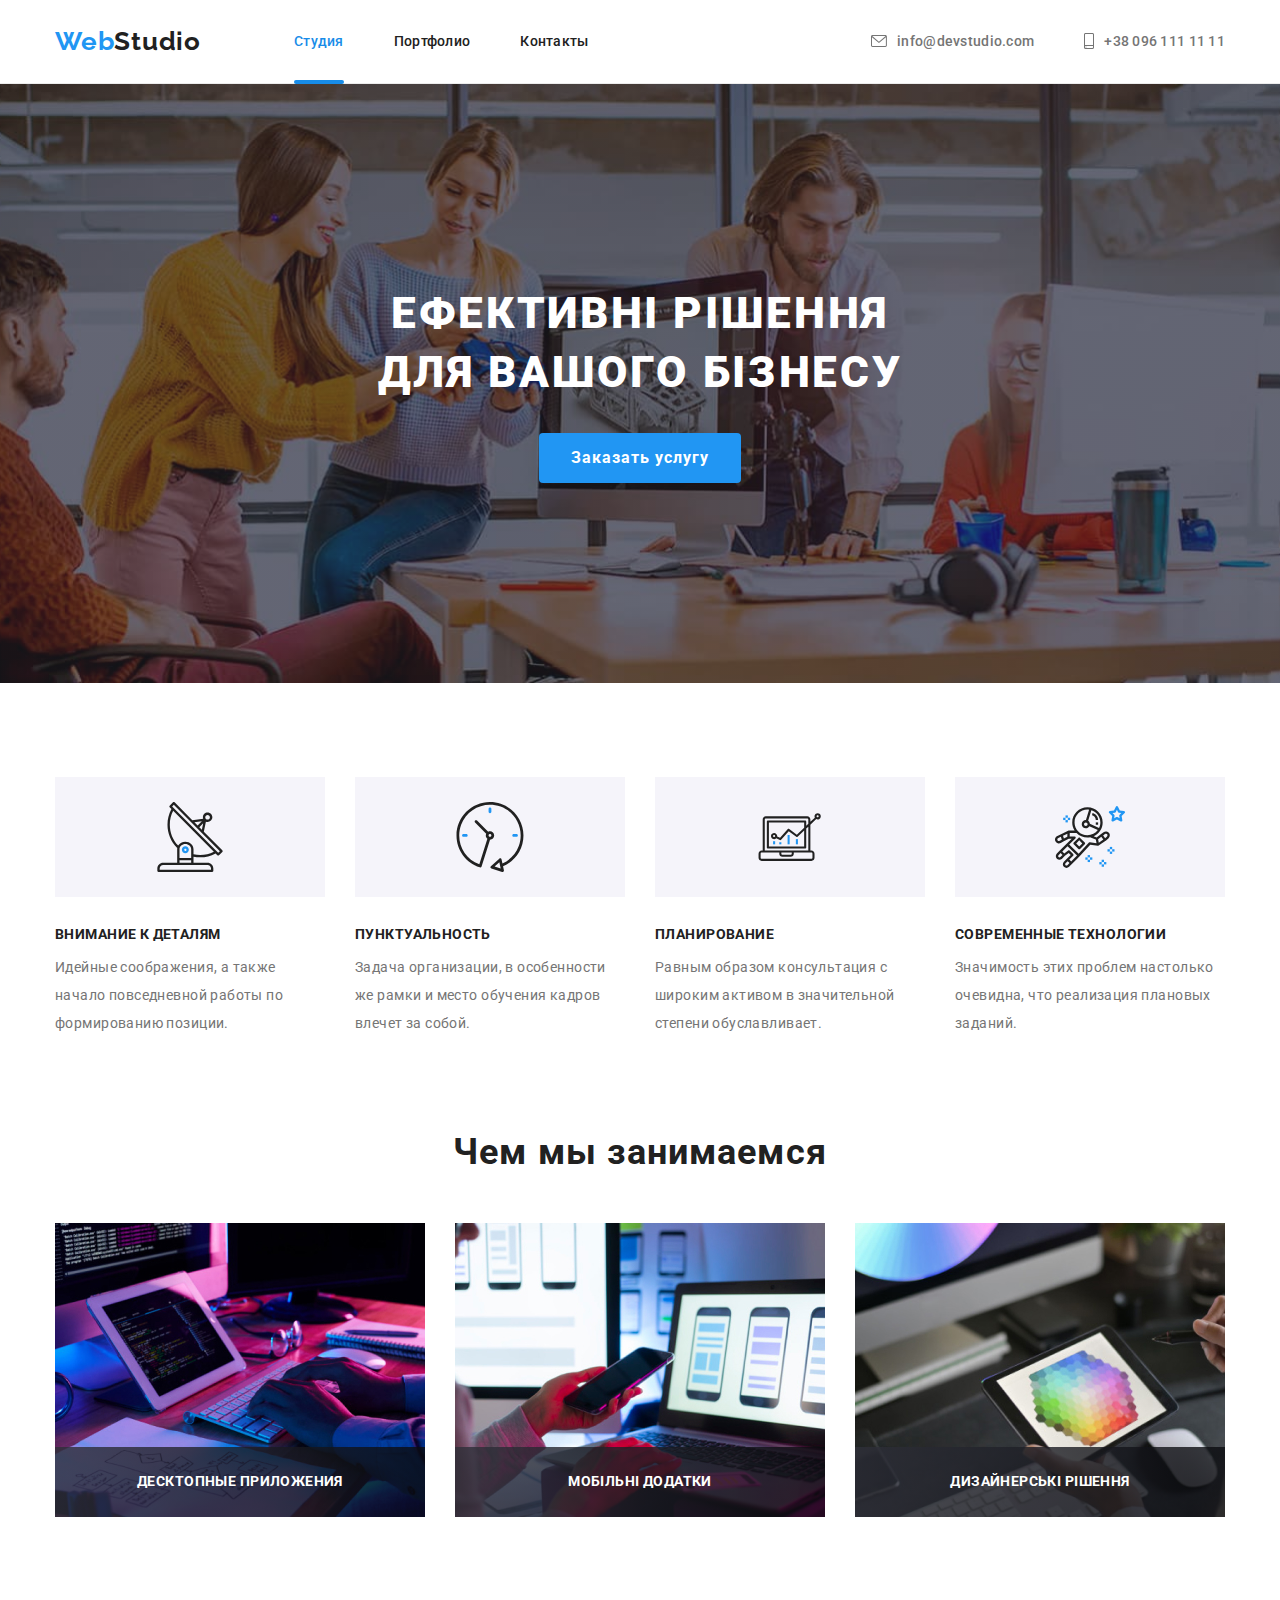
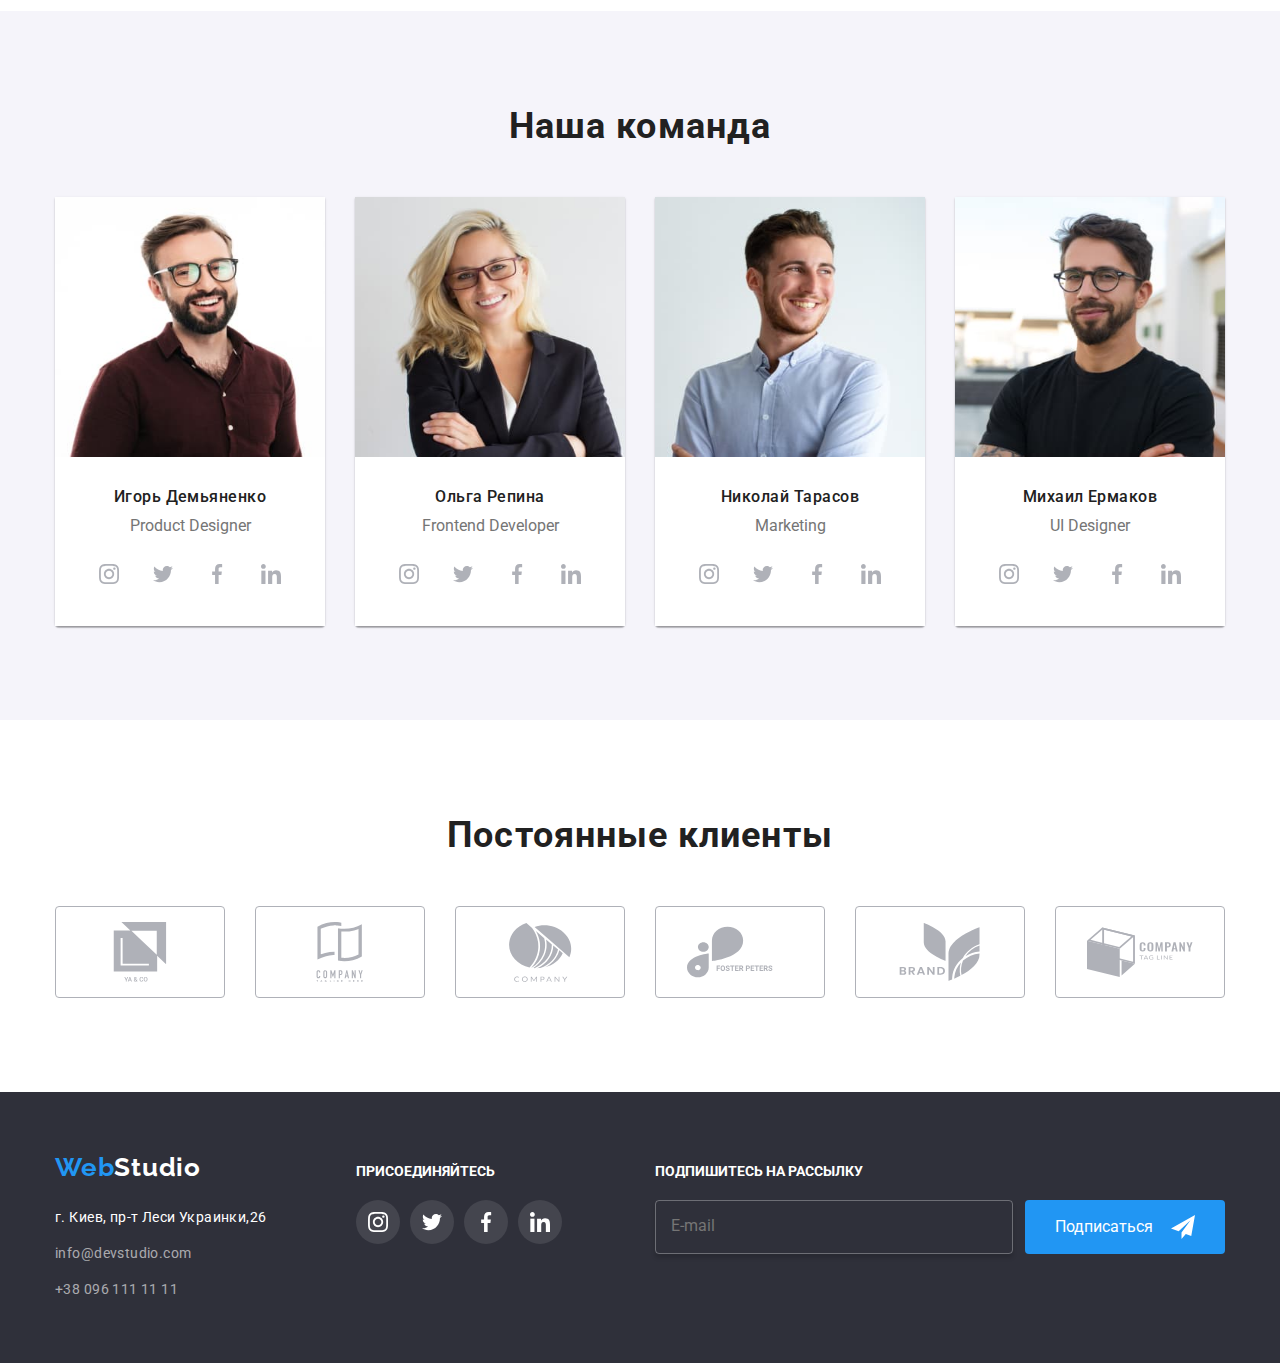
<file: index.html>
<!DOCTYPE html>
<html lang="ru">
  <head>
    <meta charset="UTF-8" />
    <meta http-equiv="X-UA-Compatible" content="IE=edge" />
    <meta name="viewport" content="width=device-width, initial-scale=1.0" />
    <link rel="preconnect" href="https://fonts.googleapis.com" />
    <link rel="preconnect" href="https://fonts.gstatic.com" crossorigin />
    <link
      href="https://fonts.googleapis.com/css2?family=Raleway:wght@700&family=Roboto:wght@400;500;700;900&display=swap"
      rel="stylesheet"
    />
    <link
      rel="stylesheet"
      href="https://cdn.jsdelivr.net/npm/modern-normalize@1.1.0/modern-normalize.min.css"
    />
    <link rel="stylesheet" href="./css/main.min.css" />
    <title>WebStudio</title>
  </head>
  <body>
    <!-- Шапка страницы -->
    <header class="page-header">
      <div class="container page-header__container">
        <nav class="page-nav">
          <!--Название с ссылкой-->
          <a class="logotipe link" lang="en" href="index.html"
            >Web<span class="logotipe__accent">Studio</span></a
          >
          <!--Панель навигации-->
          <ul class="menu list">
            <li class="menu__item">
              <a class="menu__link --curent link" href="index.html">Студия</a>
            </li>
            <li class="menu__item">
              <a class="menu__link link" href="./portfolio.html">Портфолио</a>
            </li>
            <li class="menu__item">
              <a class="menu__link link" href="">Контакты</a>
            </li>
          </ul>
        </nav>

        <!--Контакты с активными ссылками в правом верхнем углу страницы-->
        <ul class="connection list">
          <li class="connection__item">
            <a class="link connection__link" href="mailto:info@devstudio.com">
              <svg class="connection__icon" width="16" height="12">
                <use href="./images/icons.svg#icon-email"></use>
              </svg>
              info@devstudio.com</a
            >
          </li>
          <li class="connection__item">
            <a class="link connection__link" href="tel:+380961111111">
              <svg class="connection__icon" width="10" height="16">
                <use href="./images/icons.svg#icon-smartphone"></use>
              </svg>
              +38 096 111 11 11</a
            >
          </li>
        </ul>

        <!--Кнопка меню в мобильной версии-->
        <button class="menu-btn" type="button" data-menu-open>
          <svg class="menu-btn__icon" width="24" height="16">
            <use href="./images/icons.svg#icon-burger"></use>
          </svg>
        </button>

        <!--Мобильное меню в хедере-->
        <div class="mobile-menu" data-menu>
          <div class="container mobile-menu__container">
            <ul class="mobile-menu__list list">
              <li class="mobile-menu__item">
                <a href="./index.html" class="mobile-menu__link mobile-menu__link--currant link"
                  >Студия</a
                >
              </li>
              <li class="mobile-menu__item">
                <a href="./portfolio.html" class="mobile-menu__link link">Портфолио</a>
              </li>
              <li class="mobile-menu__item">
                <a href="/" class="mobile-menu__link link">Контакты</a>
              </li>
            </ul>
            <ul class="mobile-menu__contact-list list">
              <li class="mobile-menu__contact-item">
                <a href="tel:+380961111111" class="mobile-menu__contact-link--accent link"
                  >+38 096 111 11 11</a
                >
              </li>
              <li class="mobile-menu__contact-item">
                <a href="mailto:info@devstudio.com" class="mobile-menu__contact-link link"
                  >info@devstudio.com</a
                >
              </li>
            </ul>
            <ul class="mobile-menu__social-media-list list">
              <li class="mobile-menu__socia-media-item">
                <a href="/" class="mobile-menu__social-media-link link">Instagram</a>
              </li>
              <li class="mobile-menu__socia-media-item">
                <a href="/" class="mobile-menu__social-media-link link">Twitter</a>
              </li>
              <li class="mobile-menu__socia-media-item">
                <a href="/" class="mobile-menu__social-media-link link">Facebook</a>
              </li>
              <li class="mobile-menu__socia-media-item">
                <a href="/" class="mobile-menu__social-media-link link">Linkedin</a>
              </li>
            </ul>

            <button class="mobile-menu__close-btn" type="button" data-menu-close>
              <svg class="mobile-menu__icon" width="40" height="40">
                <use href="./images/icons.svg#icon-close"></use>
              </svg>
            </button>
          </div>
        </div>
      </div>
    </header>

    <!-- main  -->
    <main>
      <!--Главный заголовок и активная кнопка-->
      <section class="hero">
        <div class="container">
          <h1 lang="ru" class="hero__title">
            Ефективні рішення<br />
            для вашого бізнесу
          </h1>
          <button class="button" type="button" data-modal-open>
            <span class="button__text">Заказать услугу</span>
          </button>
        </div>
      </section>

      <!--Особенности-->

      <section class="section">
        <div class="container">
          <h2 class="section__title hidden-title">Особенности</h2>
          <ul class="features list">
            <li class="features__item">
              <div class="features__icons-box">
                <svg class="features-icon" width="70" height="70">
                  <use href="./images/icons.svg#icon-antenna"></use>
                </svg>
              </div>
              <h3 class="features__title" lang="ru">Внимание к деталям</h3>
              <p class="features__text">
                Идейные соображения, а также начало повседневной работы по формированию позиции.
              </p>
            </li>
            <li class="features__item">
              <div class="features__icons-box">
                <svg class="features-icon" width="70" height="70">
                  <use href="./images/icons.svg#icon-clock"></use>
                </svg>
              </div>
              <h3 class="features__title" lang="ru">Пунктуальность</h3>
              <p class="features__text">
                Задача организации, в особенности же рамки и место обучения кадров влечет за собой.
              </p>
            </li>
            <li class="features__item">
              <div class="features__icons-box">
                <svg class="features-icon" width="70" height="70">
                  <use href="./images/icons.svg#icon-diagram"></use>
                </svg>
              </div>
              <h3 class="features__title" lang="ru">Планирование</h3>
              <p class="features__text">
                Равным образом консультация с широким активом в значительной степени обуславливает.
              </p>
            </li>
            <li class="features__item">
              <div class="features__icons-box">
                <svg class="features-icon" width="70" height="70">
                  <use href="./images/icons.svg#icon-astronaut"></use>
                </svg>
              </div>
              <h3 class="features__title" lang="ru">Современные технологии</h3>
              <p class="features__text">
                Значимость этих проблем настолько очевидна, что реализация плановых заданий.
              </p>
            </li>
          </ul>
        </div>
      </section>
      <!-- ===========  чем мы занимаемся  ================= -->
      <section class="activity section section--top-zero">
        <div class="container">
          <h2 class="section__title">Чем мы занимаемся</h2>
          <ul class="service__list list">
            <li class="service__item">
              <img src="./images/wedo/verstka.jpg" alt="Верстка" width="370" height="294" />
              <h2 class="service__header">Десктопные приложения</h2>
            </li>
            <li class="service__item">
              <img src="./images/wedo/oformlenie.jpg" alt="Оформление" width="370" height="294" />
              <h2 class="service__header">Мобільні додатки</h2>
            </li>
            <li class="service__item">
              <img src="./images/wedo/dizain.jpg" alt="Дизайн" width="370" height="294" />
              <h2 class="service__header">Дизайнерські рішення</h2>
            </li>
          </ul>
        </div>
      </section>
      <!--Наша команда-->
      <section class="section section__other-background">
        <div class="container">
          <h2 class="section__title">Наша команда</h2>
          <ul class="team list">
            <li class="team__item">
              <img
                class="team__img"
                srcset="
                  ./images/tablet/team1-tablet/team1-tablet.jpg    1x,
                  ./images/desctop/team1-desktop/team1-desktop.jpg 2x
                "
                src="./images/mobile/team1-mobile/team1-mobile.jpg"
                alt="Игорь Демьяненко"
                width="270"
                height="260"
              />
              <div class="team__foot">
                <h3 class="team__title">Игорь Демьяненко</h3>
                <p class="team__description" lang="en">Product Designer</p>

                <ul class="social-media list">
                  <li class="social-media__item">
                    <a href="" class="social-media__link">
                      <svg class="social-media__icon" width="20" height="20">
                        <use href="./images/icons.svg#icon-instagram"></use>
                      </svg>
                    </a>
                  </li>
                  <li class="social-media__item">
                    <a href="" class="social-media__link">
                      <svg class="social-media__icon" width="20" height="20">
                        <use href="./images/icons.svg#icon-twitter"></use>
                      </svg>
                    </a>
                  </li>
                  <li class="social-media__item">
                    <a href="" class="social-media__link">
                      <svg class="social-media__icon" width="20" height="20">
                        <use href="./images/icons.svg#icon-facebook"></use>
                      </svg>
                    </a>
                  </li>
                  <li class="social-media__item">
                    <a href="" class="social-media__link">
                      <svg class="social-media__icon" width="20" height="20">
                        <use href="./images/icons.svg#icon-linkedin"></use>
                      </svg>
                    </a>
                  </li>
                </ul>
              </div>
            </li>
            <li class="team__item">
              <img
                class="team__img"
                srcset="
                  ./images/tablet/team2-tablet/team2-tablet.jpg    1x,
                  ./images/desctop/team2-desktop/team2-desktop.jpg 2x
                "
                src="./images/mobile/team2-mobile/team2-mobile.jpg"
                alt="Ольга Репина"
                width="270"
                height="260"
              />
              <div class="team__foot">
                <h3 class="team__title">Ольга Репина</h3>
                <p class="team__description" lang="en">Frontend Developer</p>

                <ul class="social-media list">
                  <li class="social-media__item">
                    <a href="" class="social-media__link">
                      <svg class="social-media__icon" width="20" height="20">
                        <use href="./images/icons.svg#icon-instagram"></use>
                      </svg>
                    </a>
                  </li>
                  <li class="social-media__item">
                    <a href="" class="social-media__link">
                      <svg class="social-media__icon" width="20" height="20">
                        <use href="./images/icons.svg#icon-twitter"></use>
                      </svg>
                    </a>
                  </li>
                  <li class="social-media__item">
                    <a href="" class="social-media__link">
                      <svg class="social-media__icon" width="20" height="20">
                        <use href="./images/icons.svg#icon-facebook"></use>
                      </svg>
                    </a>
                  </li>
                  <li class="social-media__item">
                    <a href="" class="social-media__link">
                      <svg class="social-media__icon" width="20" height="20">
                        <use href="./images/icons.svg#icon-linkedin"></use>
                      </svg>
                    </a>
                  </li>
                </ul>
              </div>
            </li>
            <li class="team__item">
              <img
                class="team__img"
                srcset="
                  ./images/tablet/team3-tablet/team3-tablet.jpg    1x,
                  ./images/desctop/team3-desktop/team3-desktop.jpg 2x
                "
                src="./images/mobile/team3-mobile/team3-mobile.jpg"
                alt="Николай Тарасов"
                width="270"
                height="260"
              />
              <div class="team__foot">
                <h3 class="team__title">Николай Тарасов</h3>
                <p class="team__description" lang="en">Marketing</p>

                <ul class="social-media list">
                  <li class="social-media__item">
                    <a href="" class="social-media__link">
                      <svg class="social-media__icon" width="20" height="20">
                        <use href="./images/icons.svg#icon-instagram"></use>
                      </svg>
                    </a>
                  </li>
                  <li class="social-media__item">
                    <a href="" class="social-media__link">
                      <svg class="social-media__icon" width="20" height="20">
                        <use href="./images/icons.svg#icon-twitter"></use>
                      </svg>
                    </a>
                  </li>
                  <li class="social-media__item">
                    <a href="" class="social-media__link">
                      <svg class="social-media__icon" width="20" height="20">
                        <use href="./images/icons.svg#icon-facebook"></use>
                      </svg>
                    </a>
                  </li>
                  <li class="social-media__item">
                    <a href="" class="social-media__link">
                      <svg class="social-media__icon" width="20" height="20">
                        <use href="./images/icons.svg#icon-linkedin"></use>
                      </svg>
                    </a>
                  </li>
                </ul>
              </div>
            </li>
            <li class="team__item">
              <img
                class="team__img"
                srcset="
                  ./images/tablet/team4-tablet/team4-tablet.jpg    1x,
                  ./images/desctop/team4-desktop/team4-desktop.jpg 2x
                "
                src="./images/mobile/team4-mobile/team4-mobile.jpg"
                alt="Михаил Ермаков"
                width="270"
                height="260"
              />
              <div class="team__foot">
                <h3 class="team__title">Михаил Ермаков</h3>
                <p class="team__description" lang="en">UI Designer</p>

                <ul class="social-media list">
                  <li class="social-media__item">
                    <a href="" class="social-media__link">
                      <svg class="social-media__icon" width="20" height="20">
                        <use href="./images/icons.svg#icon-instagram"></use>
                      </svg>
                    </a>
                  </li>
                  <li class="social-media__item">
                    <a href="" class="social-media__link">
                      <svg class="social-media__icon" width="20" height="20">
                        <use href="./images/icons.svg#icon-twitter"></use>
                      </svg>
                    </a>
                  </li>
                  <li class="social-media__item">
                    <a href="" class="social-media__link">
                      <svg class="social-media__icon" width="20" height="20">
                        <use href="./images/icons.svg#icon-facebook"></use>
                      </svg>
                    </a>
                  </li>
                  <li class="social-media__item">
                    <a href="" class="social-media__link">
                      <svg class="social-media__icon" width="20" height="20">
                        <use href="./images/icons.svg#icon-linkedin"></use>
                      </svg>
                    </a>
                  </li>
                </ul>
              </div>
            </li>
          </ul>
        </div>
      </section>

      <!-- ПОСТОЯННЫЕ КЛИЕНТЫ -->

      <section class="section">
        <div class="container">
          <h2 class="section__title">Постоянные клиенты</h2>
          <ul class="clients list">
            <li class="clients__item">
              <a class="clients__link link" href="#" target="_blank" rel="noopener noreferrer">
                <svg class="clients__icon" width="106" height="60">
                  <use href="./images/icons.svg#icon-group"></use>
                </svg>
              </a>
            </li>
            <li class="clients__item">
              <a class="clients__link link" href="#" target="_blank" rel="noopener noreferrer">
                <svg class="clients__icon" width="106" height="60">
                  <use href="./images/icons.svg#icon-group-1"></use>
                </svg>
              </a>
            </li>
            <li class="clients__item">
              <a class="clients__link link" href="#" target="_blank" rel="noopener noreferrer">
                <svg class="clients__icon" width="106" height="60">
                  <use href="./images/icons.svg#icon-group-2"></use>
                </svg>
              </a>
            </li>
            <li class="clients__item">
              <a class="clients__link link" href="#" target="_blank" rel="noopener noreferrer">
                <svg class="clients__icon" width="106" height="60">
                  <use href="./images/icons.svg#icon-group-3"></use>
                </svg>
              </a>
            </li>
            <li class="clients__item">
              <a class="clients__link link" href="#" target="_blank" rel="noopener noreferrer">
                <svg class="clients__icon" width="106" height="60">
                  <use href="./images/icons.svg#icon-group-4"></use>
                </svg>
              </a>
            </li>
            <li class="clients__item">
              <a class="clients__link link" href="#" target="_blank" rel="noopener noreferrer">
                <svg class="clients__icon" width="106" height="60">
                  <use href="./images/icons.svg#icon-group-5"></use>
                </svg>
              </a>
            </li>
          </ul>
        </div>
      </section>
    </main>

    <!-- Footer -->

    <footer class="footer">
      <div class="container footer-flex">
        <div class="address-block">
          <!-- Название с активной ссылкой-->
          <a class="footer__logotipe link" href="/"
            >Web<span class="footer__logotipe-accent">Studio</span></a
          >
          <!-- Адресс и Контакты -->
          <address class="address">
            <ul class="address__list list">
              <li class="address__item">
                <a
                  class="address__link address__link--white link"
                  href="https://goo.gl/maps/YrUc46Xhu9acLL3k6"
                  >г. Киев, пр-т Леси Украинки,26</a
                >
              </li>
              <li class="address__item">
                <a class="address__link link" href="mailto:info@devstudio.com"
                  >info@devstudio.com</a
                >
              </li>
              <li class="address__item">
                <a class="address__link link" href="tel:+380961111111">+38 096 111 11 11</a>
              </li>
            </ul>
          </address>
        </div>
        <div class="subscribe-media">
          <p class="subscribe-title">Присоединяйтесь</p>
          <ul class="social-media list">
            <li class="social-media__item">
              <a href="/" class="social-media__link social-media__link-footer">
                <svg class="social-media__icon" width="20" height="20">
                  <use href="./images/icons.svg#icon-instagram"></use>
                </svg>
              </a>
            </li>
            <li class="social-media__item">
              <a href="/" class="social-media__link social-media__link-footer">
                <svg class="social-media__icon" width="20" height="20">
                  <use href="./images/icons.svg#icon-twitter"></use>
                </svg>
              </a>
            </li>
            <li class="social-media__item">
              <a href="/" class="social-media__link social-media__link-footer">
                <svg class="social-media__icon" width="20" height="20">
                  <use href="./images/icons.svg#icon-facebook"></use>
                </svg>
              </a>
            </li>
            <li class="social-media__item">
              <a href="/" class="social-media__link social-media__link-footer">
                <svg class="social-media__icon" width="20" height="20">
                  <use href="./images/icons.svg#icon-linkedin"></use>
                </svg>
              </a>
            </li>
          </ul>
        </div>
        <form class="subscribe-form" name="subscribe">
          <b class="subscribe-title">Подпишитесь на рассылку</b>
          <div class="subscribe-form__block">
            <input
              class="subscribe-form__input"
              type="email"
              name="fsubscribe-box"
              placeholder="E-mail"
              required
            />
            <button class="subscribe-form__btn" type="submit">
              Подписаться
              <svg class="subscribe-form__icon" width="24" height="24">
                <use href="./images/icons.svg#icon-send"></use>
              </svg>
            </button>
          </div>
        </form>
      </div>
    </footer>

    <!-- <footer class="footer">
      <div class="container footer__container">
        <div class="footer__address">
          <a class="footer__logotipe link" lang="en" href="index.html"
            >Web<span class="footer__logotipe-accent">Studio</span></a
          >
          <address class="adress">
            <ul class="adress-list list">
              <li class="adress-list__item">
                <a
                  class="link footer-post-adress"
                  href="https://bit.ly/3pXMvUd"
                  target="_blank"
                  rel="noopener noreferrer"
                  >г. Киев, пр-т Леси Украинки, 26</a
                >
              </li>
              <li class="adress-list__item">
                <a class="link footer-adress-link" href="mailto:info@devstudio.com"
                  >info@example.com</a
                >
              </li>
              <li class="adress-list__item">
                <a class="link footer-adress-link" href="tel:+380961111111">+38 096 111 11 11</a>
              </li>
            </ul>
          </address>
        </div>

        <div class="subscribe">
          <p class="footer-join">Присоединяйтесь</p>
          <ul class="social-media list">
            <li class="social-media__item">
              <a href="" class="social-media__link">
                <svg class="footer-subscribe-icon" width="20" height="20">
                  <use href="./images/icons.svg#icon-instagram"></use>
                </svg>
              </a>
            </li>
            <li class="social-media__item">
              <a href="" class="social-media__link">
                <svg class="footer-subscribe-icon" width="20" height="20">
                  <use href="./images/icons.svg#icon-twitter"></use>
                </svg>
              </a>
            </li>
            <li class="social-media__item">
              <a href="" class="social-media__link">
                <svg class="footer-subscribe-icon" width="20" height="20">
                  <use href="./images/icons.svg#icon-facebook"></use>
                </svg>
              </a>
            </li>
            <li class="social-media__item">
              <a href="" class="social-media__link">
                <svg class="footer-subscribe-icon" width="20" height="20">
                  <use href="./images/icons.svg#icon-linkedin"></use>
                </svg>
              </a>
            </li>
          </ul>
        </div> -->

    <!-- <form class="subscribe-block" name="subscribe">
          <p class="footer-join">Підпишіться на розсилку</p>
          <div class="subscribe-form">
            <input
              class="subscribe-form__input"
              class="email-footer"
              type="email"
              name="email-footer"
              placeholder="E-mail"
              required
            />
            <button class="button" type="submit">
              <span class="button__text">Підписатися</span>

              <svg class="footer-subscribe-icon" width="24" height="24">
                <use href="./images/icons.svg#icon-send"></use>
              </svg>
            </button>
          </div>
        </form>
      </div>
    </footer> -->
    <!-- ---------Модальное окно--------- -->

    <div class="backdrop is-hidden" data-modal>
      <div class="modal">
        <form class="modal__form" name="subscribe">
          <button type="button" class="modal__close-btn" data-modal-close>
            <svg class="modal__close-btn-icon" width="18" height="18">
              <use href="./images/icons.svg#icon-close"></use>
            </svg>
          </button>
          <div class="modal__form">
            <p class="modal__title">Оставьте свои данные, мы вам перезвоним</p>
            <ul class="modal__list">
              <li class="modal__item">
                <label class="modal__label" for="name">Имя</label>
                <svg class="modal__icon" width="12" height="12">
                  <use href="./images/icons.svg#human"></use>
                </svg>
                <input class="modal__input" type="text" id="name" name="name" required />
              </li>
              <li class="modal__item">
                <label class="modal__label" for="phone">Телефон</label>
                <svg class="modal__icon" width="13" height="13">
                  <use href="./images/icons.svg#modal-phone"></use>
                </svg>
                <input class="modal__input" type="text" name="phone" id="phone" required />
              </li>
              <li class="modal__item">
                <label class="modal__label" for="email">Почта</label>
                <svg class="modal__icon" width="15" height="12">
                  <use href="./images/icons.svg#modal-email"></use>
                </svg>
                <input class="modal__input" type="text" name="email" id="email" required />
              </li>
              <li class="modal__item">
                <label class="modal__label" for="coments">Коммментарий</label>
                <textarea
                  class="modal__textarea"
                  type="text"
                  name="text"
                  id="coments"
                  rows="6"
                  placeholder="Введите текст"
                ></textarea>
              </li>
            </ul>
          </div>

          <div class="policy">
            <input
              class="policy__checkbox hidden-title"
              type="checkbox"
              name="policy"
              required
              id="policy"
            />
            <label class="policy__label" for="policy"
              >&nbsp; Соглашаюсь с рассылкой и принимаю &nbsp;
              <a href="/" class="policy__link">Условия договора</a>
            </label>
          </div>

          <button class="button" type="submit">
            <span class="button__text">Отправить</span>
          </button>
        </form>
      </div>
    </div>

    <script src="./js/modal.js"></script>
    <script src="./js/mobile-menu.js"></script>
  </body>
</html>
</file>
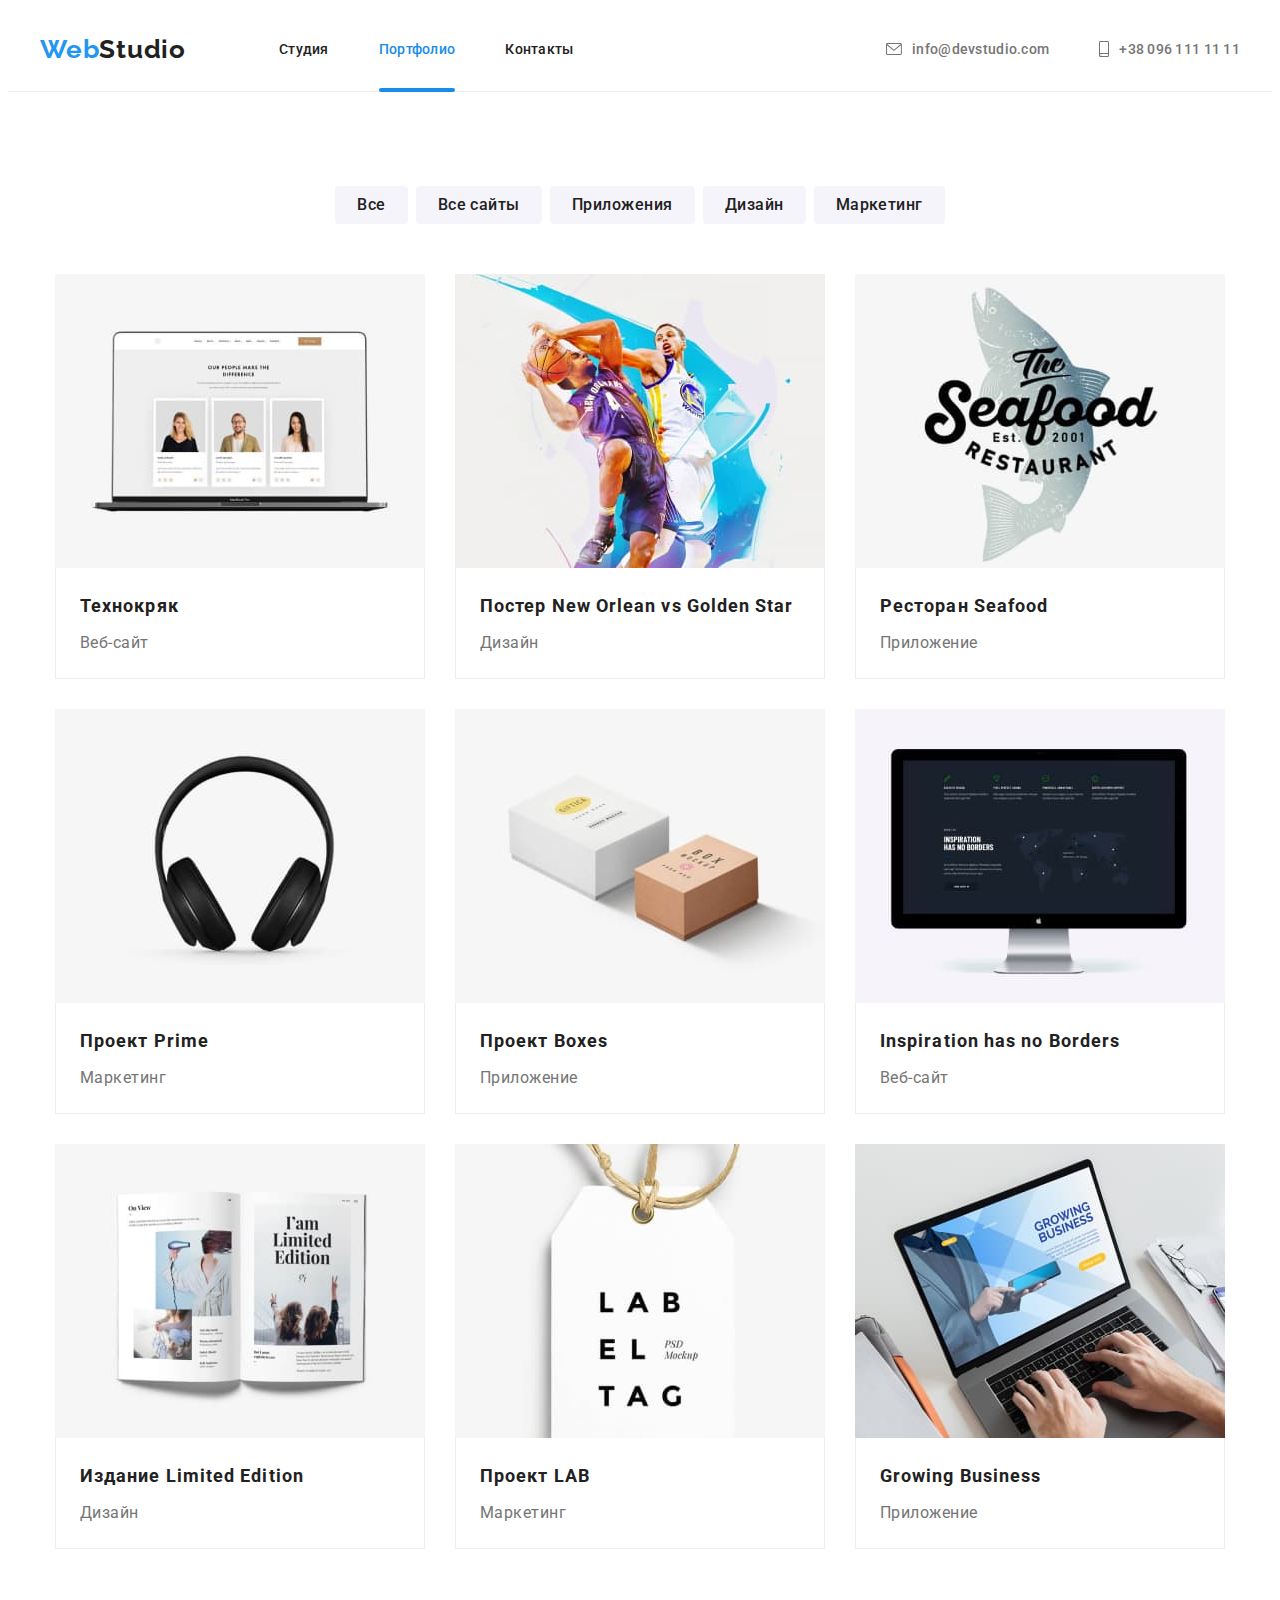
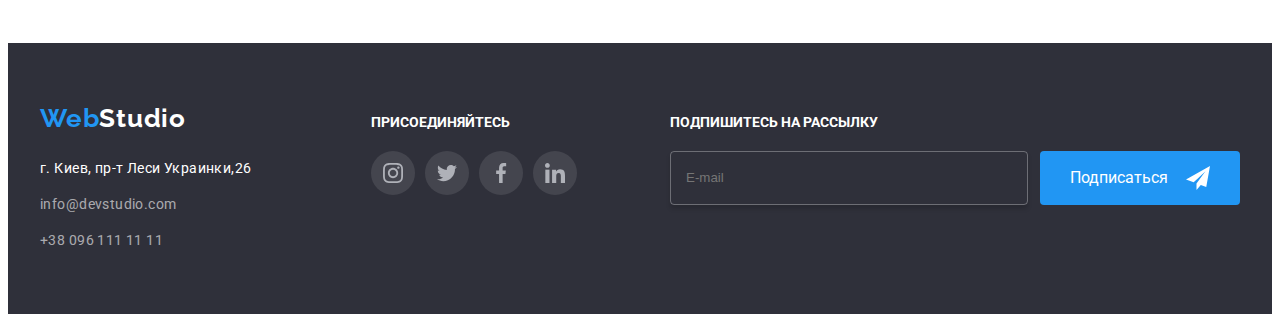
<file: portfolio.html>
<!DOCTYPE html>
<html lang="ru">
  <head>
    <meta charset="UTF-8" />
    <meta http-equiv="X-UA-Compatible" content="IE=edge" />
    <meta name="viewport" content="width=device-width, initial-scale=1.0" />
    <title>Портфолио</title>
    <link rel="preconnect" href="https://fonts.googleapis.com" />
    <link rel="preconnect" href="https://fonts.gstatic.com" crossorigin />
    <link
      href="https://fonts.googleapis.com/css2?family=Raleway:wght@700&family=Roboto:wght@400;500;700;900&display=swap"
      rel="stylesheet"
    />
    <link
      rel="stylesheet"
      href="https://cdnjs.cloudflare.com/ajax/libs/modern-normalize/1.1.0/modern-normalize.min.css"
      integrity="sha512-wpPYUAdjBVSE4KJnH1VR1HeZfpl1ub8YT/NKx4PuQ5NmX2tKuGu6U/JRp5y+Y8XG2tV+wKQpNHVUX03MfMFn9Q=="
      crossorigin="anonymous"
      referrerpolicy="no-referrer"
    />
    <link href="./css/main.min.css" rel="stylesheet" />
  </head>

  <body>
    <!-- content from logo, nav, contakt  -->

    <!-- Шапка страницы -->
    <header class="page-header">
      <div class="container page-header__container">
        <nav class="page-nav">
          <!--Название с ссылкой-->
          <a class="logotipe link" lang="en" href="index.html"
            >Web<span class="logotipe__accent">Studio</span></a
          >
          <!--Панель навигации-->
          <ul class="menu list">
            <li class="menu__item">
              <a class="menu__link link" href="index.html">Студия</a>
            </li>
            <li class="menu__item">
              <a class="menu__link link --curent link" href="./portfolio.html">Портфолио</a>
            </li>
            <li class="menu__item">
              <a class="menu__link link" href="">Контакты</a>
            </li>
          </ul>
        </nav>

        <!--Контакты с активными ссылками в правом верхнем углу страницы-->
        <ul class="connection list">
          <li class="connection__item">
            <a class="link connection__link" href="mailto:info@devstudio.com">
              <svg class="connection__icon" width="16" height="12">
                <use href="./images/icons.svg#icon-email"></use>
              </svg>
              info@devstudio.com</a
            >
          </li>
          <li class="connection__item">
            <a class="link connection__link" href="tel:+380961111111">
              <svg class="connection__icon" width="10" height="16">
                <use href="./images/icons.svg#icon-smartphone"></use>
              </svg>
              +38 096 111 11 11</a
            >
          </li>
        </ul>

        <!--Кнопка меню в мобильной версии-->
        <button class="menu-btn" type="button" data-menu-open>
          <svg class="menu-btn__icon" width="24" height="16">
            <use href="./images/icons.svg#icon-burger"></use>
          </svg>
        </button>

        <!--Мобильное меню в хедере-->
        <div class="mobile-menu" data-menu>
          <div class="container mobile-menu__container">
            <ul class="mobile-menu__list list">
              <li class="mobile-menu__item">
                <a href="./index.html" class="mobile-menu__link link">Студия</a>
              </li>
              <li class="mobile-menu__item">
                <a href="./portfolio.html" class="mobile-menu__link mobile-menu__link--currant link"
                  >Портфолио</a
                >
              </li>
              <li class="mobile-menu__item">
                <a href="/" class="mobile-menu__link link">Контакты</a>
              </li>
            </ul>
            <ul class="mobile-menu__contact-list list">
              <li class="mobile-menu__contact-item">
                <a href="tel:+380961111111" class="mobile-menu__contact-link--accent link"
                  >+38 096 111 11 11</a
                >
              </li>
              <li class="mobile-menu__contact-item">
                <a href="mailto:info@devstudio.com" class="mobile-menu__contact-link link"
                  >info@devstudio.com</a
                >
              </li>
            </ul>
            <ul class="mobile-menu__social-media-list list">
              <li class="mobile-menu__socia-media-item">
                <a href="/" class="mobile-menu__social-media-link link">Instagram</a>
              </li>
              <li class="mobile-menu__socia-media-item">
                <a href="/" class="mobile-menu__social-media-link link">Twitter</a>
              </li>
              <li class="mobile-menu__socia-media-item">
                <a href="/" class="mobile-menu__social-media-link link">Facebook</a>
              </li>
              <li class="mobile-menu__socia-media-item">
                <a href="/" class="mobile-menu__social-media-link link">Linkedin</a>
              </li>
            </ul>

            <button class="mobile-menu__close-btn" type="button" data-menu-close>
              <svg class="mobile-menu__icon" width="40" height="40">
                <use href="./images/icons.svg#icon-close"></use>
              </svg>
            </button>
          </div>
        </div>
      </div>
    </header>

    <!-- <header class="page-header">
      <div class="conteiner page-header__conteiner">
        <nav class="page-nav">
          <a class="logotipe link" lang="en" href="index.html"
            >Web<span class="logotipe__accent">Studio</span></a
          >
          <ul class="menu list">
            <li class="menu__item">
              <a class="menu__link link" href="index.html">Студия</a>
            </li>
            <li class="menu__item">
              <a class="menu__link --curent link" href="./portfolio.html">Портфолио</a>
            </li>
            <li class="menu__item">
              <a class="menu__link link" href="">Контакты</a>
            </li>
          </ul>
        </nav>
        <ul class="connection list">
          <li class="connection__item">
            <a class="link connection__link" href="mailto:info@devstudio.com">
              <svg class="connection__icon" width="16" height="12">
                <use href="./images/icons.svg#icon-email"></use>
              </svg>
              info@devstudio.com</a
            >
          </li>
          <li class="menu-item">
            <a class="link connection__link" href="tel:+380961111111">
              <svg class="connection__icon" width="10" height="16">
                <use href="./images/icons.svg#icon-smartphone"></use>
              </svg>
              +38 096 111 11 11</a
            >
          </li>
        </ul>
      </div>
    </header> -->

    <main>
      <section class="section">
        <div class="container">
          <h1 class="hidden-title">Projects</h1>

          <!-- START FILTERS -->
          <ul class="filters list">
            <li class="filters__item">
              <button class="filters__btn">Все</button>
            </li>
            <li class="filters__item">
              <button class="filters__btn">Все сайты</button>
            </li>
            <li class="filters__item">
              <button class="filters__btn">Приложения</button>
            </li>
            <li class="filters__item">
              <button class="filters__btn">Дизайн</button>
            </li>
            <li class="filters__item">
              <button class="filters__btn">Маркетинг</button>
            </li>
          </ul>

          <!--  END FILTERS -->

          <!-- =============Projects=============== -->
          <ul class="drafts list">
            <li class="drafts__item">
              <a href="/" class="link drafts__link">
                <div class="drafts__thumb">
                  <picture class="drafts__picture">
                    <source
                      srcset="
                        ./images/desctop/pr1-desktop/pr1-desktop.jpg    1x,
                        ./images/desctop/pr1-desktop/pr1-desktop@2x.jpg 2x
                      "
                      media="(min-width:1200px)"
                    />
                    <source
                      srcset="
                        ./images/tablet/pr1-tablet/pr1-tablet.jpg    1x,
                        ./images/tablet/pr1-tablet/pr1-tablet@2x.jpg 2x
                      "
                      media="(min-width:768px)"
                    />
                    <source
                      srcset="
                        ./images/mobile/pr1-mobile/pr1-mobile.jpg    1x,
                        ./images/mobile/pr1-mobile/pr1-mobile@2x.jpg 2x
                      "
                      media="(max-width:767px)"
                    />

                    <img src="./images/mobile/pr1-mobile/pr1-mobile.jpg" alt="Веб сайт" />
                  </picture>
                  <p class="overlay">
                    Ресурс пропонує комплексні пропозиції з різним рівнем функціоналу та сервісів.
                    Все це дозволить відвідувачу отримати вичерпні відомості про компанію чи
                    приватну особу.
                  </p>
                </div>
                <div class="portfolio">
                  <h2 class="portfolio__title">Технокряк</h2>
                  <p class="portfolio__text">Веб-сайт</p>
                </div>
              </a>
            </li>
            <li class="drafts__item">
              <a href="/" class="drafts__link link">
                <div class="drafts__thumb">
                  <picture class="drafts__picture">
                    <source
                      srcset="
                        ./images/desctop/pr2-desktop/pr2-desktop.jpg    1x,
                        ./images/desctop/pr2-desktop/pr2-desktop@2x.jpg 2x
                      "
                      media="(min-width:1200px)"
                    />
                    <source
                      srcset="
                        ./images/tablet/pr2-tablet/pr2-tablet.jpg    1x,
                        ./images/tablet/pr2-tablet/pr2-tablet@2x.jpg 2x
                      "
                      media="(min-width:768px)"
                    />
                    <source
                      srcset="
                        ./images/mobile/pr2-mobile/pr2-mobile.jpg    1x,
                        ./images/mobile/pr2-mobile/pr2-mobile@2x.jpg 2x
                      "
                      media="(max-width:767px)"
                    />
                    <img src="./images/mobile/pr2-mobile/pr2-mobile.jpg" alt="Веб сайт" />
                  </picture>
                  <p class="overlay link">
                    Ресурс пропонує комплексні пропозиції з різним рівнем функціоналу та сервісів.
                    Все це дозволить відвідувачу отримати вичерпні відомості про компанію чи
                    приватну особу.
                  </p>
                </div>
                <div class="portfolio">
                  <h2 class="portfolio__title">
                    Постер
                    <span class="draft-new-orlean" lang="en">New Orlean vs Golden Star </span>
                  </h2>
                  <p class="portfolio__text">Дизайн</p>
                </div>
              </a>
            </li>
            <li class="drafts__item">
              <a href="/" class="link drafts__link">
                <div class="drafts__thumb">
                  <picture class="drafts__picture">
                    <source
                      srcset="
                        ./images/desctop/pr3-desktop/pr3-desktop.jpg    1x,
                        ./images/desctop/pr3-desktop/pr3-desktop@2x.jpg 2x
                      "
                      media="(min-width:1200px)" />
                    <source
                      srcset="
                        ./images/tablet/pr3-tablet/pr3-tablet.jpg    1x,
                        ./images/tablet/pr3-tablet/pr3-tablet@2x.jpg 2x
                      "
                      media="(min-width:768px)" />
                    <source
                      srcset="
                        ./images/mobile/pr3-mobile/pr3-mobile.jpg    1x,
                        ./images/mobile/pr3-mobile/pr3-mobile@2x.jpg 2x
                      "
                      media="(max-width:767px)" />

                    <img src="./images/mobile/pr3-mobile/pr3-mobile.jpg" alt="Веб сайт"
                  /></picture>
                  <p class="overlay link">
                    Ресурс пропонує комплексні пропозиції з різним рівнем функціоналу та сервісів.
                    Все це дозволить відвідувачу отримати вичерпні відомості про компанію чи
                    приватну особу.
                  </p>
                </div>
                <div class="portfolio">
                  <h2 class="portfolio__title">Ресторан Seafood</h2>
                  <p class="portfolio__text">Приложение</p>
                </div>
              </a>
            </li>
            <li class="drafts__item">
              <a href="/" class="link drafts__link">
                <div class="drafts__thumb">
                  <picture class="drafts__picture">
                    <source
                      srcset="
                        ./images/desctop/pr4-desktop/pr4-desktop.jpg    1x,
                        ./images/desctop/pr4-desktop/pr4-desktop@2x.jpg 2x
                      "
                      media="(min-width:1200px)" />
                    <source
                      srcset="
                        ./images/tablet/pr4-tablet/pr4-tablet.jpg    1x,
                        ./images/tablet/pr4-tablet/pr4-tablet@2x.jpg 2x
                      "
                      media="(min-width:768px)" />
                    <source
                      srcset="
                        ./images/mobile/pr4-mobile/pr4-mobile.jpg    1x,
                        ./images/mobile/pr4-mobile/pr4-mobile@2x.jpg 2x
                      "
                      media="(max-width:767px)" />
                    <img src="./images/mobile/pr4-mobile/pr4-mobile.jpg" alt="Веб сайт"
                  /></picture>
                  <p class="overlay link">
                    Ресурс пропонує комплексні пропозиції з різним рівнем функціоналу та сервісів.
                    Все це дозволить відвідувачу отримати вичерпні відомості про компанію чи
                    приватну особу.
                  </p>
                </div>
                <div class="portfolio">
                  <h2 class="portfolio__title">Проект Prime</h2>
                  <p class="portfolio__text">Маркетинг</p>
                </div>
              </a>
            </li>
            <li class="drafts__item">
              <a href="/" class="link drafts__link">
                <div class="drafts__thumb">
                  <picture class="drafts__picture">
                    <source
                      srcset="
                        ./images/desctop/pr5-desktop/pr5-desktop.jpg    1x,
                        ./images/desctop/pr5-desktop/pr5-desktop@2x.jpg 2x
                      "
                      media="(min-width:1200px)"
                    />
                    <source
                      srcset="
                        ./images/tablet/pr5-tablet/pr5-tablet.jpg    1x,
                        ./images/tablet/pr5-tablet/pr5-tablet@2x.jpg 2x
                      "
                      media="(min-width:768px)"
                    />
                    <source
                      srcset="
                        ./images/mobile/pr5-mobile/pr5-mobile.jpg    1x,
                        ./images/mobile/pr5-mobile/pr5-mobile@2x.jpg 2x
                      "
                      media="(max-width:767px)"
                    />
                    <img src="./images/mobile/pr5-mobile/pr5-mobile.jpg" alt="Веб сайт" />
                  </picture>
                  <p class="overlay link">
                    Ресурс пропонує комплексні пропозиції з різним рівнем функціоналу та сервісів.
                    Все це дозволить відвідувачу отримати вичерпні відомості про компанію чи
                    приватну особу.
                  </p>
                </div>
                <div class="portfolio">
                  <h2 class="portfolio__title">Проект Boxes</h2>
                  <p class="portfolio__text">Приложение</p>
                </div>
              </a>
            </li>
            <li class="drafts__item">
              <a href="/" class="link drafts__link">
                <div class="drafts__thumb">
                  <picture class="drafts__picture">
                    <source
                      srcset="
                        ./images/desctop/pr6-desktop/pr6-desktop.jpg    1x,
                        ./images/desctop/pr6-desktop/pr6-desktop@2x.jpg 2x
                      "
                      media="(min-width:1200px)"
                    />
                    <source
                      srcset="
                        ./images/tablet/pr6-tablet/pr6-tablet.jpg    1x,
                        ./images/tablet/pr6-tablet/pr6-tablet@2x.jpg 2x
                      "
                      media="(min-width:768px)"
                    />
                    <source
                      srcset="
                        ./images/mobile/pr6-mobile/pr6-mobile.jpg    1x,
                        ./images/mobile/pr6-mobile/pr6-mobile@2x.jpg 2x
                      "
                      media="(max-width:767px)"
                    />
                    <img src="./images/mobile/pr6-mobile/pr6-mobile.jpg" alt="Веб сайт" />
                  </picture>
                  <p class="overlay link">
                    Ресурс пропонує комплексні пропозиції з різним рівнем функціоналу та сервісів.
                    Все це дозволить відвідувачу отримати вичерпні відомості про компанію чи
                    приватну особу.
                  </p>
                </div>
                <div class="portfolio">
                  <h2 class="portfolio__title">Inspiration has no Borders</h2>
                  <p class="portfolio__text">Веб-сайт</p>
                </div>
              </a>
            </li>
            <li class="drafts__item">
              <a href="/" class="link drafts__link">
                <div class="drafts__thumb">
                  <picture class="drafts__picture">
                    <source
                      srcset="
                        ./images/desctop/pr7-desktop/pr7-desktop.jpg    1x,
                        ./images/desctop/pr7-desktop/pr7-desktop@2x.jpg 2x
                      "
                      media="(min-width:1200px)"
                    />
                    <source
                      srcset="
                        ./images/tablet/pr7-tablet/pr7-tablet.jpg    1x,
                        ./images/tablet/pr7-tablet/pr7-tablet@2x.jpg 2x
                      "
                      media="(min-width:768px)"
                    />
                    <source
                      srcset="
                        ./images/mobile/pr7-mobile/pr7-mobile.jpg    1x,
                        ./images/mobile/pr7-mobile/pr7-mobile@2x.jpg 2x
                      "
                      media="(max-width:767px)"
                    />
                    <img src="./images/mobile/pr7-mobile/pr7-mobile.jpg" alt="Веб сайт" />
                  </picture>
                  <p class="overlay link">
                    Ресурс пропонує комплексні пропозиції з різним рівнем функціоналу та сервісів.
                    Все це дозволить відвідувачу отримати вичерпні відомості про компанію чи
                    приватну особу.
                  </p>
                </div>
                <div class="portfolio">
                  <h2 class="portfolio__title">Издание Limited Edition</h2>
                  <p class="portfolio__text">Дизайн</p>
                </div>
              </a>
            </li>
            <li class="drafts__item">
              <a href="/" class="link drafts__link">
                <div class="drafts__thumb">
                  <picture class="drafts__picture">
                    <source
                      srcset="
                        ./images/desctop/pr8-desktop/pr8-desktop.jpg    1x,
                        ./images/desctop/pr8-desktop/pr8-desktop@2x.jpg 2x
                      "
                      media="(min-width:1200px)"
                    />
                    <source
                      srcset="
                        ./images/tablet/pr8-tablet/pr8-tablet.jpg    1x,
                        ./images/tablet/pr8-tablet/pr8-tablet@2x.jpg 2x
                      "
                      media="(min-width:768px)"
                    />
                    <source
                      srcset="
                        ./images/mobile/pr8-mobile/pr8-mobile.jpg    1x,
                        ./images/mobile/pr8-mobile/pr8-mobile@2x.jpg 2x
                      "
                      media="(max-width:767px)"
                    />
                    <img src="./images/mobile/pr8-mobile/pr8-mobile.jpg" alt="Веб сайт" />
                  </picture>
                  <p class="overlay link">
                    Ресурс пропонує комплексні пропозиції з різним рівнем функціоналу та сервісів.
                    Все це дозволить відвідувачу отримати вичерпні відомості про компанію чи
                    приватну особу.
                  </p>
                </div>
                <div class="portfolio">
                  <h2 class="portfolio__title">Проект LAB</h2>
                  <p class="portfolio__text">Маркетинг</p>
                </div>
              </a>
            </li>
            <li class="drafts__item">
              <a href="/" class="link drafts__link">
                <div class="drafts__thumb">
                  <picture class="drafts__picture">
                    <source
                      srcset="
                        ./images/desctop/pr9-desktop/pr9-desktop.jpg    1x,
                        ./images/desctop/pr9-desktop/pr9-desktop@2x.jpg 2x
                      "
                      media="(min-width:1200px)"
                    />
                    <source
                      srcset="
                        ./images/tablet/pr9-tablet/pr9-tablet.jpg    1x,
                        ./images/tablet/pr9-tablet/pr9-tablet@2x.jpg 2x
                      "
                      media="(min-width:768px)"
                    />
                    <source
                      srcset="
                        ./images/mobile/pr9-mobile/pr9-mobile.jpg    1x,
                        ./images/mobile/pr9-mobile/pr9-mobile@2x.jpg 2x
                      "
                      media="(max-width:767px)"
                    />
                    <img src="./images/mobile/pr9-mobile/pr9-mobile.jpg" alt="Веб сайт" />
                  </picture>
                  <p class="overlay link">
                    Ресурс пропонує комплексні пропозиції з різним рівнем функціоналу та сервісів.
                    Все це дозволить відвідувачу отримати вичерпні відомості про компанію чи
                    приватну особу.
                  </p>
                </div>
                <div class="portfolio">
                  <h2 class="portfolio__title">Growing Business</h2>
                  <p class="portfolio__text">Приложение</p>
                </div>
              </a>
            </li>
          </ul>
          <!-- ++++++++++++++++++ -->
        </div>
        <!-- +++++++++++++++++++++ -->
      </section>
    </main>
    <!-- ===============Footer=============== -->

    <footer class="footer">
      <div class="container footer-flex">
        <div class="address-block">
          <!-- Название с активной ссылкой-->
          <a class="footer__logotipe link" href="/"
            >Web<span class="footer__logotipe-accent">Studio</span></a
          >
          <!-- Адресс и Контакты -->
          <address class="address">
            <ul class="address__list list">
              <li class="address__item">
                <a
                  class="address__link address__link--white link"
                  href="https://goo.gl/maps/YrUc46Xhu9acLL3k6"
                  >г. Киев, пр-т Леси Украинки,26</a
                >
              </li>
              <li class="address__item">
                <a class="address__link link" href="mailto:info@devstudio.com"
                  >info@devstudio.com</a
                >
              </li>
              <li class="address__item">
                <a class="address__link link" href="tel:+380961111111">+38 096 111 11 11</a>
              </li>
            </ul>
          </address>
        </div>
        <div class="subscribe-media">
          <p class="subscribe-title">Присоединяйтесь</p>
          <ul class="social-media list">
            <li class="social-media__item">
              <a href="/" class="social-media__link">
                <svg class="social-media__icon" width="20" height="20">
                  <use href="./images/icons.svg#icon-instagram"></use>
                </svg>
              </a>
            </li>
            <li class="social-media__item">
              <a href="/" class="social-media__link">
                <svg class="social-media__icon" width="20" height="20">
                  <use href="./images/icons.svg#icon-twitter"></use>
                </svg>
              </a>
            </li>
            <li class="social-media__item">
              <a href="/" class="social-media__link">
                <svg class="social-media__icon" width="20" height="20">
                  <use href="./images/icons.svg#icon-facebook"></use>
                </svg>
              </a>
            </li>
            <li class="social-media__item">
              <a href="/" class="social-media__link">
                <svg class="social-media__icon" width="20" height="20">
                  <use href="./images/icons.svg#icon-linkedin"></use>
                </svg>
              </a>
            </li>
          </ul>
        </div>
        <form class="subscribe-form" name="subscribe">
          <b class="subscribe-title">Подпишитесь на рассылку</b>
          <div class="subscribe-form__block">
            <input
              class="subscribe-form__input"
              type="email"
              name="fsubscribe-box"
              placeholder="E-mail"
              required
            />
            <button class="subscribe-form__btn" type="submit">
              Подписаться
              <svg class="subscribe-form__icon" width="24" height="24">
                <use href="./images/icons.svg#icon-send"></use>
              </svg>
            </button>
          </div>
        </form>
      </div>
    </footer>
    <script src="./js/mobile-menu.js"></script>
  </body>
</html>
</file>
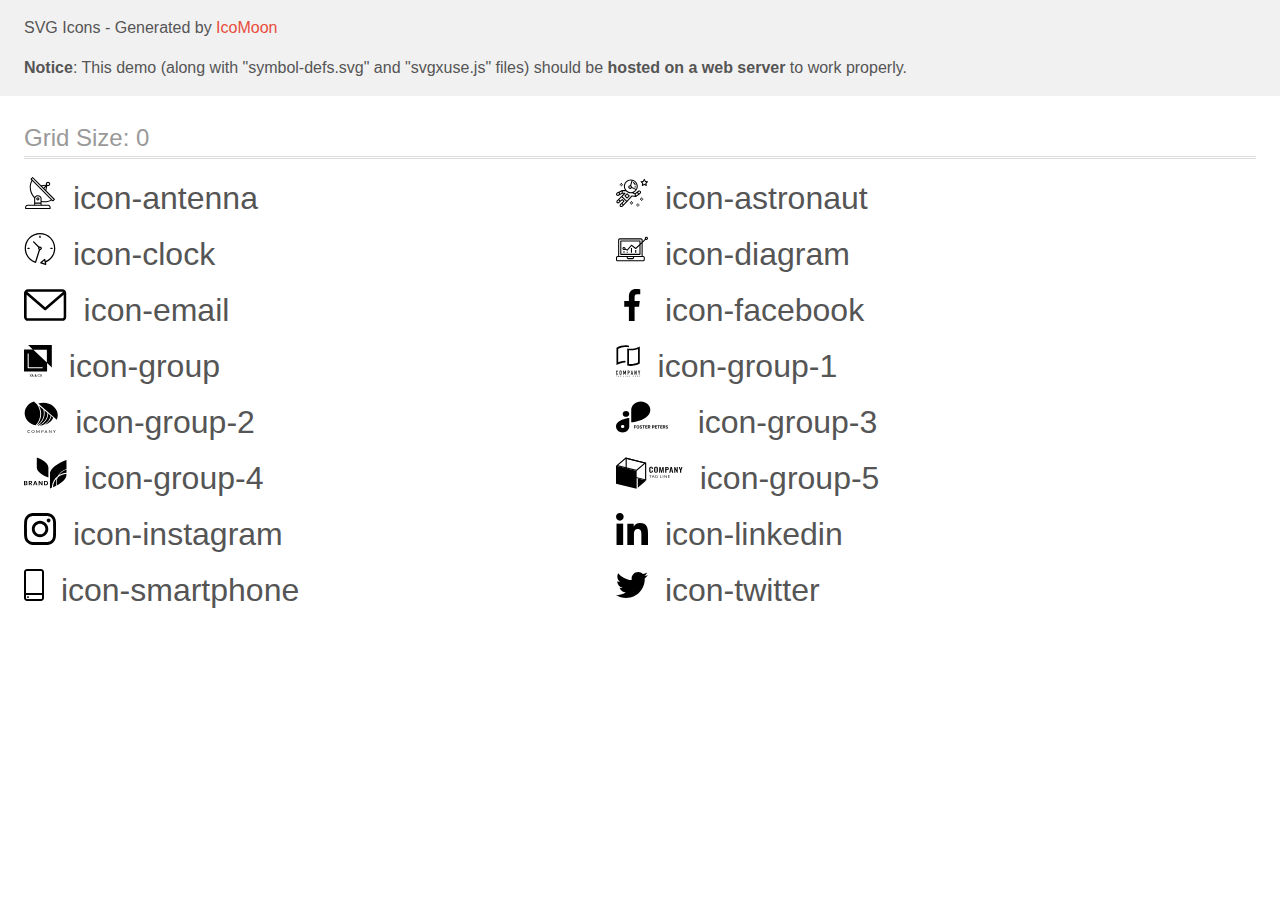
<file: for sprite/icomoon/demo-external-svg.html>
<!doctype html>
<html>
<head>
    <title>IcoMoon - SVG Icons</title>
    <meta charset="utf-8">
    <meta name="viewport" content="width=device-width, initial-scale=1">
    <link rel="stylesheet" href="demo-files/demo.css">
    <link rel="stylesheet" href="style.css">
</head>
<body>
<header class="bgc1 clearfix">
<div class="mhl">
    <p>SVG Icons - Generated by <a href="https://icomoon.io/app">IcoMoon</a></p><p><strong>Notice</strong>: This demo (along with "symbol-defs.svg" and "svgxuse.js" files) should be <b>hosted on a web server</b> to work properly.</p>
</div>
</header>
    <div class="clearfix mhl ptl">
        <h1 class="mvm mtn fgc1">Grid Size: 0</h1>
        <div class="glyph fs1">
            <div class="clearfix pbs">
                <svg class="icon icon-antenna"><use xlink:href="symbol-defs.svg#icon-antenna"></use></svg><span class="name"> icon-antenna</span>
            </div>
        </div>
        <div class="glyph fs1">
            <div class="clearfix pbs">
                <svg class="icon icon-astronaut"><use xlink:href="symbol-defs.svg#icon-astronaut"></use></svg><span class="name"> icon-astronaut</span>
            </div>
        </div>
        <div class="glyph fs1">
            <div class="clearfix pbs">
                <svg class="icon icon-clock"><use xlink:href="symbol-defs.svg#icon-clock"></use></svg><span class="name"> icon-clock</span>
            </div>
        </div>
        <div class="glyph fs1">
            <div class="clearfix pbs">
                <svg class="icon icon-diagram"><use xlink:href="symbol-defs.svg#icon-diagram"></use></svg><span class="name"> icon-diagram</span>
            </div>
        </div>
        <div class="glyph fs1">
            <div class="clearfix pbs">
                <svg class="icon icon-email"><use xlink:href="symbol-defs.svg#icon-email"></use></svg><span class="name"> icon-email</span>
            </div>
        </div>
        <div class="glyph fs1">
            <div class="clearfix pbs">
                <svg class="icon icon-facebook"><use xlink:href="symbol-defs.svg#icon-facebook"></use></svg><span class="name"> icon-facebook</span>
            </div>
        </div>
        <div class="glyph fs1">
            <div class="clearfix pbs">
                <svg class="icon icon-group"><use xlink:href="symbol-defs.svg#icon-group"></use></svg><span class="name"> icon-group</span>
            </div>
        </div>
        <div class="glyph fs1">
            <div class="clearfix pbs">
                <svg class="icon icon-group-1"><use xlink:href="symbol-defs.svg#icon-group-1"></use></svg><span class="name"> icon-group-1</span>
            </div>
        </div>
        <div class="glyph fs1">
            <div class="clearfix pbs">
                <svg class="icon icon-group-2"><use xlink:href="symbol-defs.svg#icon-group-2"></use></svg><span class="name"> icon-group-2</span>
            </div>
        </div>
        <div class="glyph fs1">
            <div class="clearfix pbs">
                <svg class="icon icon-group-3"><use xlink:href="symbol-defs.svg#icon-group-3"></use></svg><span class="name"> icon-group-3</span>
            </div>
        </div>
        <div class="glyph fs1">
            <div class="clearfix pbs">
                <svg class="icon icon-group-4"><use xlink:href="symbol-defs.svg#icon-group-4"></use></svg><span class="name"> icon-group-4</span>
            </div>
        </div>
        <div class="glyph fs1">
            <div class="clearfix pbs">
                <svg class="icon icon-group-5"><use xlink:href="symbol-defs.svg#icon-group-5"></use></svg><span class="name"> icon-group-5</span>
            </div>
        </div>
        <div class="glyph fs1">
            <div class="clearfix pbs">
                <svg class="icon icon-instagram"><use xlink:href="symbol-defs.svg#icon-instagram"></use></svg><span class="name"> icon-instagram</span>
            </div>
        </div>
        <div class="glyph fs1">
            <div class="clearfix pbs">
                <svg class="icon icon-linkedin"><use xlink:href="symbol-defs.svg#icon-linkedin"></use></svg><span class="name"> icon-linkedin</span>
            </div>
        </div>
        <div class="glyph fs1">
            <div class="clearfix pbs">
                <svg class="icon icon-smartphone"><use xlink:href="symbol-defs.svg#icon-smartphone"></use></svg><span class="name"> icon-smartphone</span>
            </div>
        </div>
        <div class="glyph fs1">
            <div class="clearfix pbs">
                <svg class="icon icon-twitter"><use xlink:href="symbol-defs.svg#icon-twitter"></use></svg><span class="name"> icon-twitter</span>
            </div>
        </div>
  </div>
<script defer src="svgxuse.js"></script>
</body>
</html>
</file>
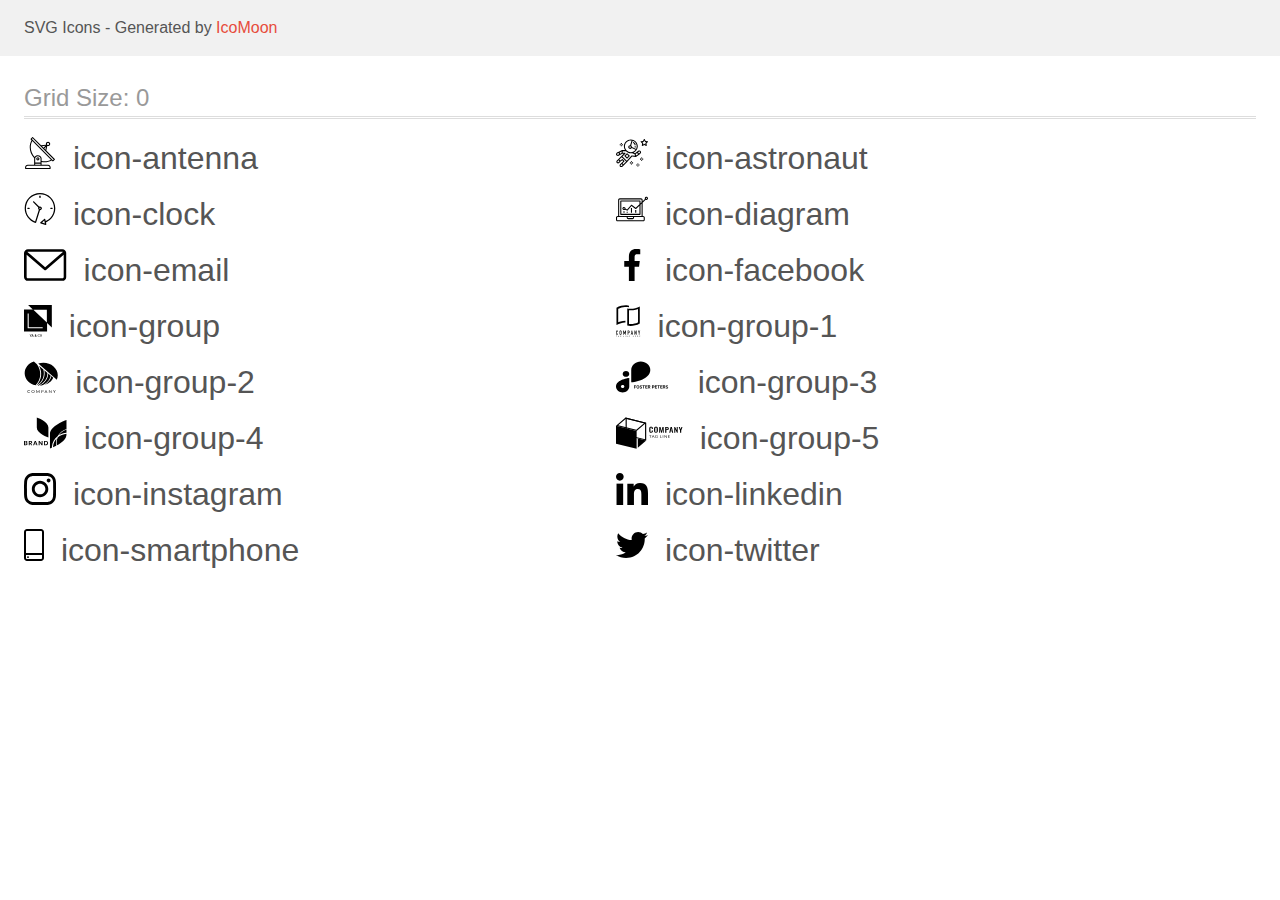
<file: for sprite/icomoon/demo.html>
<!doctype html>
<html>
<head>
    <title>IcoMoon - SVG Icons</title>
    <meta charset="utf-8">
    <meta name="viewport" content="width=device-width, initial-scale=1">
    <link rel="stylesheet" href="demo-files/demo.css">
    <link rel="stylesheet" href="style.css">
</head>
<body>
<svg aria-hidden="true" style="position: absolute; width: 0; height: 0; overflow: hidden;" version="1.1" xmlns="http://www.w3.org/2000/svg" xmlns:xlink="http://www.w3.org/1999/xlink">
<defs>
<symbol id="icon-antenna" viewBox="0 0 32 32">
<path d="M30.773 22.098l-8.443-8.505 0.937-4.615c0.242 0.094 0.499 0.144 0.758 0.146h0.006c1.192 0.014 2.17-0.941 2.184-2.133s-0.941-2.17-2.133-2.184c-1.192-0.014-2.17 0.941-2.184 2.133-0.003 0.255 0.039 0.509 0.125 0.749l-4.96 0.605-8.091-8.133c-0.099-0.101-0.235-0.159-0.377-0.16-0.14 0.001-0.274 0.056-0.373 0.155l-1.513 1.504c-0.208 0.208-0.208 0.546 0 0.754l0.814 0.826c-3.153 5.798-2.129 12.978 2.519 17.663 0.043 0.041 0.092 0.074 0.146 0.098-0.034 0.18-0.051 0.364-0.052 0.547v6.187h-6.4c-1.472 0.002-2.665 1.195-2.667 2.667v1.067c0 0.295 0.239 0.533 0.533 0.533h24.533c0.295 0 0.533-0.239 0.533-0.533v-1.067c-0.002-1.472-1.195-2.665-2.667-2.667h-6.4v-2.742c1.003 0.21 2.024 0.317 3.049 0.32 2.458-0.003 4.877-0.615 7.040-1.783l0.818 0.823c0.099 0.101 0.235 0.159 0.377 0.16 0.14-0.001 0.274-0.056 0.373-0.155l1.513-1.504c0.208-0.208 0.208-0.546 0-0.754zM23.28 6.233c0.418-0.415 1.093-0.414 1.508 0.004s0.414 1.093-0.004 1.508c-0.2 0.199-0.47 0.31-0.752 0.31h-0.003c-0.589-0.003-1.064-0.483-1.061-1.072 0.002-0.282 0.115-0.552 0.314-0.751h-0.002zM22.024 9.738l-0.598 2.946-1.175-1.182 1.774-1.763zM21.419 8.836l-1.92 1.909-1.485-1.493 3.405-0.415zM24.004 28.8c0.884 0 1.6 0.716 1.6 1.6v0.533h-23.467v-0.533c0-0.884 0.716-1.6 1.6-1.6h20.267zM16.537 26.667v1.067h-5.333v-1.067h5.333zM11.204 25.6v-4.053c0-1.294 1.196-2.347 2.667-2.347s2.667 1.053 2.667 2.347v4.053h-5.333zM17.604 23.904v-2.357c0-1.882-1.675-3.413-3.733-3.413-1.331-0.020-2.576 0.657-3.281 1.786-4.058-4.274-4.971-10.645-2.279-15.887l18.602 18.708c-2.872 1.461-6.165 1.873-9.309 1.163zM28.893 23.22l-21.057-21.181 0.755-0.752 7.935 7.98c0.004 0 0.006 0.007 0.010 0.010l13.115 13.191-0.757 0.752z"></path>
<path d="M13.876 20.267h-0.005c-0.884-0.001-1.601 0.714-1.602 1.598s0.714 1.601 1.598 1.602h0.005c0.884 0.001 1.601-0.714 1.602-1.598s-0.714-1.601-1.598-1.602zM14.249 22.245c-0.1 0.1-0.236 0.156-0.378 0.155-0.295-0.002-0.532-0.242-0.531-0.536 0.001-0.141 0.057-0.276 0.157-0.375s0.233-0.154 0.373-0.155c0.295 0.002 0.532 0.241 0.53 0.536-0.001 0.141-0.057 0.276-0.157 0.375h0.005z"></path>
</symbol>
<symbol id="icon-astronaut" viewBox="0 0 32 32">
<path d="M31.974 4.524c-0.063-0.193-0.229-0.333-0.43-0.363l-1.91-0.278-0.855-1.731c-0.179-0.365-0.777-0.365-0.956 0l-0.855 1.731-1.91 0.278c-0.201 0.029-0.367 0.17-0.431 0.363-0.062 0.193-0.011 0.405 0.135 0.547l1.383 1.348-0.326 1.903c-0.034 0.2 0.048 0.402 0.212 0.522 0.166 0.121 0.382 0.135 0.562 0.040l1.709-0.899 1.709 0.899c0.078 0.041 0.164 0.061 0.249 0.061 0.11 0 0.221-0.034 0.314-0.102 0.164-0.119 0.246-0.322 0.212-0.522l-0.326-1.903 1.383-1.348c0.145-0.142 0.197-0.354 0.135-0.547zM29.511 5.851c-0.125 0.122-0.183 0.299-0.153 0.472l0.191 1.114-1-0.526c-0.078-0.041-0.163-0.061-0.249-0.061s-0.17 0.020-0.249 0.061l-1.001 0.526 0.191-1.114c0.030-0.173-0.028-0.349-0.153-0.472l-0.81-0.789 1.119-0.163c0.174-0.025 0.324-0.134 0.402-0.292l0.5-1.013 0.5 1.013c0.078 0.157 0.228 0.267 0.402 0.292l1.119 0.163-0.809 0.789z"></path>
<path d="M26.134 20.522h-1.067v1.067h1.067v-1.067z"></path>
<path d="M26.134 22.656h-1.067v1.067h1.067v-1.067z"></path>
<path d="M27.2 21.589h-1.067v1.067h1.067v-1.067z"></path>
<path d="M25.067 21.589h-1.067v1.067h1.067v-1.067z"></path>
<path d="M22.4 26.389h-1.067v1.067h1.067v-1.067z"></path>
<path d="M22.4 28.522h-1.067v1.067h1.067v-1.067z"></path>
<path d="M23.467 27.456h-1.067v1.067h1.067v-1.067z"></path>
<path d="M21.333 27.456h-1.067v1.067h1.067v-1.067z"></path>
<path d="M16 24.256h-1.067v1.067h1.067v-1.067z"></path>
<path d="M16 26.389h-1.067v1.067h1.067v-1.067z"></path>
<path d="M17.067 25.322h-1.067v1.067h1.067v-1.067z"></path>
<path d="M14.933 25.322h-1.067v1.067h1.067v-1.067z"></path>
<path d="M5.867 6.122h-1.067v1.067h1.067v-1.067z"></path>
<path d="M5.867 8.255h-1.067v1.067h1.067v-1.067z"></path>
<path d="M6.933 7.189h-1.067v1.067h1.067v-1.067z"></path>
<path d="M4.8 7.189h-1.067v1.067h1.067v-1.067z"></path>
<path d="M24.715 14.159c-0.287-0.388-0.709-0.637-1.188-0.705-0.481-0.068-0.956 0.058-1.34 0.352l-1.252 0.96-1.898 1.417-1.358-0.541c2.421-1.086 4.114-3.508 4.114-6.32 0-3.823-3.123-6.933-6.961-6.933s-6.961 3.11-6.961 6.933c0 1.386 0.414 2.674 1.12 3.758l-2.764-0.024c-0.002 0-0.003 0-0.005 0-0.009 0-0.015 0.004-0.023 0.005-0.053 0.002-0.105 0.013-0.155 0.031-0.013 0.005-0.026 0.008-0.038 0.013-0.006 0.003-0.013 0.003-0.019 0.006l-3.233 1.596c-0.001 0-0.001 0-0.001 0.001l-1.893 0.911c-0.021 0.009-0.042 0.021-0.063 0.035-0.755 0.502-1.012 1.489-0.598 2.295 0.22 0.429 0.595 0.745 1.056 0.889 0.178 0.055 0.359 0.083 0.539 0.083 0.29 0 0.577-0.071 0.839-0.211l1.388-0.738 2.264-1.169 1.357-0.008-5.442 5.416c-0.001 0.001-0.001 0.001-0.002 0.001l-1.339 1.333c-0.316 0.315-0.49 0.732-0.49 1.178s0.174 0.863 0.49 1.179c0.325 0.323 0.752 0.485 1.179 0.485s0.854-0.162 1.18-0.485l1.314-1.309 1.741-1.3 0.901 0.897-1.762 1.754c-0 0.001-0.001 0.001-0.002 0.001l-1.339 1.333c-0.316 0.315-0.49 0.732-0.49 1.178s0.174 0.863 0.49 1.179c0.325 0.323 0.753 0.485 1.18 0.485s0.855-0.162 1.18-0.485l3.482-3.467c0.001-0.001 0.001-0.001 0.001-0.002l1.010-1-0.004-0.004c0.006-0.006 0.015-0.009 0.022-0.015l5.166-5.658 3.471 0.494c0.025 0.004 0.050 0.005 0.075 0.005 0.065 0 0.127-0.015 0.187-0.038 0.018-0.006 0.033-0.015 0.050-0.023 0.019-0.010 0.039-0.015 0.058-0.027l3.213-2.133c0.012-0.008 0.018-0.021 0.029-0.029 0.013-0.010 0.029-0.014 0.041-0.026l1.271-1.191c0.662-0.62 0.753-1.635 0.212-2.362zM2.13 17.77c-0.173 0.093-0.37 0.111-0.558 0.052-0.187-0.058-0.338-0.186-0.427-0.358-0.161-0.314-0.068-0.695 0.214-0.902l1.314-0.632 0.449 1.312-0.992 0.528zM5.628 15.942l-1.548 0.8-0.439-1.283 2.027-1.001-0.040 1.484zM20.727 9.322c0 0.918-0.219 1.785-0.599 2.559l-4.181-1.899c-0.044-0.573-0.341-1.075-0.788-1.388l1.464-4.86c2.378 0.756 4.105 2.974 4.105 5.588zM8.938 9.322c0-3.235 2.644-5.867 5.894-5.867 0.253 0 0.5 0.021 0.745 0.052l-1.432 4.754c-0.019-0.001-0.037-0.006-0.057-0.006-1.033 0-1.873 0.837-1.873 1.867s0.84 1.867 1.873 1.867c0.694 0 1.294-0.383 1.618-0.945l3.862 1.755c-1.075 1.446-2.795 2.39-4.737 2.39-3.25 0-5.894-2.632-5.894-5.867zM14.894 10.122c0 0.441-0.362 0.8-0.806 0.8s-0.806-0.359-0.806-0.8c0-0.441 0.362-0.8 0.806-0.8s0.806 0.359 0.806 0.8zM2.465 25.146c-0.236 0.234-0.619 0.234-0.854 0.001-0.114-0.114-0.176-0.263-0.176-0.423s0.062-0.309 0.176-0.421l0.962-0.958 0.851 0.848-0.959 0.955zM5.679 28.88c-0.236 0.234-0.619 0.235-0.855 0.001-0.114-0.114-0.176-0.263-0.176-0.423s0.062-0.309 0.176-0.421l0.963-0.959 0.852 0.848-0.96 0.955zM9.16 25.411c-0.001 0-0.001 0-0.002 0.001l-1.765 1.76-0.852-0.848 1.763-1.755c0 0 0 0 0-0s0.001-0.001 0.002-0.001c0.040-0.040 0.065-0.088 0.090-0.135 0.007-0.014 0.020-0.026 0.026-0.040 0.017-0.041 0.019-0.085 0.026-0.129 0.003-0.025 0.014-0.047 0.014-0.073 0-0.036-0.013-0.070-0.020-0.106-0.006-0.032-0.006-0.065-0.019-0.095-0.020-0.050-0.055-0.094-0.091-0.138-0.010-0.012-0.014-0.027-0.025-0.038 0 0 0 0-0.001 0s-0.001-0.002-0.001-0.002l-1.607-1.6c-0.017-0.017-0.039-0.024-0.058-0.038-0.028-0.022-0.055-0.042-0.087-0.058-0.030-0.015-0.061-0.024-0.093-0.033-0.034-0.010-0.067-0.017-0.103-0.020-0.033-0.002-0.063 0.001-0.095 0.005-0.036 0.004-0.069 0.009-0.104 0.020-0.034 0.011-0.063 0.027-0.094 0.045-0.020 0.011-0.042 0.015-0.061 0.029l-1.773 1.324-0.901-0.897 2.399-2.386 4.361 4.289-0.928 0.919zM15.979 18.394c-0.015-0.002-0.030 0.004-0.045 0.003-0.039-0.002-0.076 0.001-0.115 0.007-0.030 0.005-0.059 0.011-0.088 0.021-0.034 0.012-0.065 0.028-0.097 0.047-0.030 0.018-0.057 0.037-0.083 0.061-0.013 0.011-0.028 0.017-0.040 0.029l-4.698 5.146-4.328-4.257 2.833-2.818c0.209-0.208 0.21-0.546 0.002-0.755-0.105-0.105-0.243-0.157-0.381-0.156v-0.001l-2.219 0.013 0.028-1.607 3.104 0.027c1.265 1.294 3.029 2.101 4.981 2.101 0.437 0 0.864-0.045 1.279-0.123 0.040 0.032 0.079 0.065 0.13 0.085l2.41 0.96 0.331 1.644-3.003-0.427zM20.020 18.572l-0.313-1.558 1.446-1.080 0.947 1.257-2.080 1.381zM23.774 15.741l-0.838 0.785-0.931-1.236 0.831-0.637c0.155-0.119 0.351-0.168 0.543-0.143 0.193 0.027 0.364 0.128 0.48 0.284 0.217 0.292 0.18 0.699-0.085 0.947z"></path>
<path d="M13.602 18.544l-2.143-2.133c-0.207-0.207-0.545-0.207-0.753 0l-2.142 2.133c-0.1 0.101-0.157 0.236-0.157 0.378s0.056 0.278 0.157 0.378l2.142 2.133c0.104 0.103 0.241 0.155 0.377 0.155s0.273-0.052 0.376-0.155l2.143-2.133c0.1-0.1 0.157-0.236 0.157-0.378s-0.057-0.278-0.157-0.378zM11.083 20.303l-1.387-1.381 1.387-1.381 1.387 1.381-1.387 1.381z"></path>
<path d="M17.164 5.071l-0.258 1.036c0.071 0.018 1.738 0.452 1.738 2.149h1.067c-0-2.017-1.666-2.965-2.547-3.185z"></path>
<path d="M19.711 9.322h-1.067v1.067h1.067v-1.067z"></path>
</symbol>
<symbol id="icon-clock" viewBox="0 0 32 32">
<path d="M31.297 15.301c-0.002-8.452-6.855-15.303-15.308-15.301s-15.303 6.855-15.301 15.308c0.001 6.658 4.307 12.551 10.649 14.576 0.061 0.019 0.124 0.029 0.187 0.029 0.121-0 0.239-0.032 0.342-0.094 0.135-0.080 0.236-0.207 0.283-0.356l3.865-12.25c1.057-0.005 1.909-0.866 1.903-1.923s-0.866-1.909-1.923-1.903c-0.284 0.001-0.565 0.067-0.82 0.191l-5.106-5.107c-0.253-0.245-0.657-0.238-0.902 0.016-0.239 0.247-0.239 0.639 0 0.886l5.103 5.109c-0.392 0.799-0.168 1.764 0.536 2.309l-3.683 11.673c-7.278-2.681-11.004-10.754-8.323-18.032s10.754-11.004 18.032-8.323 11.004 10.754 8.323 18.032c-1.31 3.556-4.001 6.431-7.462 7.973l-0.398-1.874c-0.073-0.344-0.411-0.565-0.756-0.492-0.109 0.023-0.209 0.074-0.292 0.148l-3.837 3.426c-0.263 0.234-0.287 0.637-0.052 0.9 0.076 0.085 0.174 0.149 0.283 0.184l4.899 1.563c0.335 0.108 0.694-0.077 0.802-0.412 0.034-0.106 0.040-0.219 0.017-0.328l-0.391-1.839c5.664-2.388 9.342-7.942 9.329-14.089v0zM15.992 14.664c0.352 0 0.638 0.286 0.638 0.638s-0.286 0.638-0.638 0.638c-0.352 0-0.638-0.285-0.638-0.638s0.285-0.638 0.638-0.638zM18.093 29.528l2.184-1.948 0.603 2.84-2.787-0.892z"></path>
<path d="M15.354 3.185v1.275c0 0.352 0.285 0.638 0.638 0.638s0.638-0.285 0.638-0.638v-1.275c0-0.352-0.286-0.638-0.638-0.638s-0.638 0.286-0.638 0.638z"></path>
<path d="M3.876 14.664c-0.352 0-0.638 0.286-0.638 0.638s0.285 0.638 0.638 0.638h1.275c0.352 0 0.638-0.285 0.638-0.638s-0.285-0.638-0.638-0.638h-1.275z"></path>
<path d="M28.108 15.939c0.352 0 0.638-0.285 0.638-0.638s-0.285-0.638-0.638-0.638h-1.275c-0.352 0-0.638 0.286-0.638 0.638s0.286 0.638 0.638 0.638h1.275z"></path>
</symbol>
<symbol id="icon-diagram" viewBox="0 0 32 32">
<path d="M14.926 14.965h1.066v4.798h-1.066v-4.797z"></path>
<path d="M19.19 17.097h1.066v2.665h-1.066v-2.665z"></path>
<path d="M10.661 18.696h1.066v1.066h-1.066v-1.066z"></path>
<path d="M7.463 18.163h1.066v1.599h-1.066v-1.599z"></path>
<path d="M1.599 28.291h25.587c0.883 0 1.599-0.716 1.599-1.599v-2.132c0-0.883-0.716-1.599-1.599-1.599h-0.533v-13.293l3.028-2.868c0.703 0.346 1.553 0.136 2.013-0.499s0.396-1.508-0.152-2.068-1.42-0.644-2.065-0.198c-0.644 0.446-0.873 1.292-0.542 2.002l-2.281 2.163v-1.23c0-0.883-0.716-1.599-1.599-1.599h-21.322c-0.883 0-1.599 0.716-1.599 1.599v15.992h-0.533c-0.883 0-1.599 0.716-1.599 1.599v2.132c0 0.883 0.716 1.599 1.599 1.599zM30.384 4.837c0.294 0 0.533 0.239 0.533 0.533s-0.239 0.533-0.533 0.533c-0.294 0-0.533-0.239-0.533-0.533s0.239-0.533 0.533-0.533zM3.198 6.969c0-0.294 0.239-0.533 0.533-0.533h21.322c0.294 0 0.533 0.239 0.533 0.533v2.239l-1.066 1.013v-2.186c0-0.294-0.239-0.533-0.533-0.533h-19.19c-0.294 0-0.533 0.239-0.533 0.533v13.326c0 0.294 0.239 0.533 0.533 0.533h19.19c0.294 0 0.533-0.239 0.533-0.533v-9.674l1.066-1.010v12.284h-22.388v-15.992zM7.996 13.899c-0.721-0.002-1.354 0.478-1.546 1.174s0.105 1.433 0.725 1.801c0.62 0.368 1.41 0.276 1.928-0.226l1.853 0.93c0.215 0.108 0.476 0.057 0.636-0.123l3.939-4.431 3.872 2.901c0.208 0.156 0.498 0.139 0.686-0.039l3.365-3.188v8.131h-18.124v-12.26h18.124v2.66l-3.771 3.572-3.904-2.927c-0.222-0.166-0.534-0.135-0.718 0.072l-3.993 4.493-1.493-0.746c0.011-0.064 0.018-0.129 0.020-0.193 0-0.883-0.716-1.599-1.599-1.599zM8.529 15.498c0 0.294-0.239 0.533-0.533 0.533s-0.533-0.239-0.533-0.533c0-0.294 0.239-0.533 0.533-0.533s0.533 0.239 0.533 0.533zM11.727 24.027h5.331v0.533c0 0.294-0.239 0.533-0.533 0.533h-4.264c-0.294 0-0.533-0.239-0.533-0.533v-0.533zM1.066 24.56c0-0.294 0.239-0.533 0.533-0.533h9.062v0.533c0 0.883 0.716 1.599 1.599 1.599h4.264c0.883 0 1.599-0.716 1.599-1.599v-0.533h9.062c0.294 0 0.533 0.239 0.533 0.533v2.132c0 0.294-0.239 0.533-0.533 0.533h-25.587c-0.294 0-0.533-0.239-0.533-0.533v-2.132z"></path>
</symbol>
<symbol id="icon-email" viewBox="0 0 43 32">
<path d="M38.667 0h-34.667c-2.206 0-4 1.794-4 4v24c0 2.206 1.794 4 4 4h34.667c2.206 0 4-1.794 4-4v-24c0-2.206-1.794-4-4-4zM38.667 2.667c0.181 0 0.353 0.038 0.511 0.103l-17.844 15.466-17.844-15.466c0.158-0.066 0.33-0.103 0.511-0.103h34.667zM38.667 29.333h-34.667c-0.736 0-1.333-0.598-1.333-1.333v-22.413l17.793 15.421c0.251 0.217 0.563 0.326 0.874 0.326s0.622-0.108 0.874-0.326l17.793-15.421v22.413c0 0.736-0.598 1.333-1.333 1.333z"></path>
</symbol>
<symbol id="icon-facebook" viewBox="0 0 32 32">
<path d="M21.329 5.313h2.921v-5.088c-0.504-0.069-2.237-0.225-4.256-0.225-4.212 0-7.097 2.649-7.097 7.519v4.481h-4.648v5.688h4.648v14.312h5.699v-14.311h4.46l0.708-5.688h-5.169v-3.919c0.001-1.644 0.444-2.769 2.735-2.769z"></path>
</symbol>
<symbol id="icon-group" viewBox="0 0 28 32">
<path d="M4.085 0l4.771 4.517-8.856-0.005v21.915h23.149v-8.379l4.766 4.512v-22.559h-23.83zM22.939 17.517l-13.528-12.807h13.528v12.807zM18.739 23.221h-15.076v-14.739h1.066v13.741h14.010v0.998zM7.223 29.344h0.465l-0.811 1.529v0.891h-0.422v-0.891l-0.813-1.529h0.467l0.557 1.147 0.557-1.147zM7.923 31.764l0.196-0.563h0.938l0.198 0.563h0.439l-0.916-2.42h-0.377l-0.914 2.42h0.437zM8.588 29.858l0.351 1.004h-0.701l0.351-1.004zM10.805 30.804c-0.061 0.093-0.091 0.196-0.091 0.307 0 0.204 0.072 0.37 0.214 0.497 0.144 0.126 0.336 0.189 0.575 0.189s0.445-0.065 0.618-0.194l0.136 0.161h0.469l-0.356-0.421c0.14-0.191 0.209-0.435 0.209-0.733h-0.351c0 0.163-0.034 0.311-0.101 0.444l-0.467-0.552 0.165-0.12c0.116-0.084 0.2-0.168 0.251-0.253 0.051-0.085 0.076-0.178 0.076-0.279 0-0.153-0.056-0.281-0.17-0.384-0.112-0.104-0.256-0.156-0.432-0.156-0.195 0-0.35 0.055-0.465 0.166-0.115 0.11-0.173 0.259-0.173 0.449 0 0.078 0.018 0.158 0.055 0.241 0.038 0.083 0.104 0.184 0.198 0.303-0.18 0.129-0.3 0.24-0.361 0.334zM11.897 31.339c-0.119 0.091-0.246 0.136-0.382 0.136-0.121 0-0.217-0.035-0.289-0.105s-0.108-0.161-0.108-0.273c0-0.13 0.067-0.245 0.2-0.346l0.052-0.037 0.529 0.623zM11.463 30.267c-0.114-0.141-0.171-0.258-0.171-0.351 0-0.081 0.023-0.148 0.070-0.201s0.109-0.080 0.188-0.080c0.073 0 0.133 0.023 0.181 0.068 0.048 0.044 0.072 0.098 0.072 0.161 0 0.095-0.034 0.173-0.103 0.234l-0.052 0.042-0.184 0.126zM15.403 31.581c-0.166 0.144-0.387 0.216-0.663 0.216-0.193 0-0.363-0.045-0.51-0.136-0.146-0.092-0.259-0.222-0.339-0.391s-0.121-0.364-0.125-0.587v-0.226c0-0.228 0.040-0.429 0.121-0.603s0.197-0.308 0.347-0.402c0.152-0.094 0.327-0.141 0.525-0.141 0.267 0 0.482 0.073 0.645 0.218s0.258 0.35 0.284 0.615h-0.419c-0.020-0.174-0.071-0.299-0.153-0.376-0.081-0.078-0.2-0.116-0.357-0.116-0.183 0-0.324 0.067-0.422 0.201-0.098 0.133-0.147 0.329-0.15 0.587v0.214c0 0.262 0.046 0.461 0.14 0.598s0.232 0.206 0.412 0.206c0.165 0 0.289-0.037 0.372-0.111s0.136-0.198 0.158-0.371h0.419c-0.024 0.258-0.12 0.46-0.286 0.605zM17.875 31.242c0.082-0.18 0.123-0.388 0.123-0.625v-0.135c-0.001-0.236-0.043-0.443-0.126-0.62-0.083-0.178-0.201-0.315-0.354-0.409-0.152-0.095-0.326-0.143-0.524-0.143s-0.372 0.048-0.525 0.145c-0.152 0.095-0.27 0.233-0.354 0.414-0.083 0.181-0.125 0.389-0.125 0.625v0.136c0.001 0.232 0.043 0.436 0.126 0.613 0.084 0.177 0.203 0.314 0.356 0.411 0.154 0.095 0.329 0.143 0.525 0.143 0.198 0 0.373-0.048 0.525-0.143 0.153-0.096 0.27-0.234 0.352-0.412zM17.424 29.874c0.102 0.143 0.153 0.349 0.153 0.617v0.126c0 0.273-0.050 0.48-0.151 0.622-0.1 0.142-0.243 0.213-0.429 0.213-0.184 0-0.328-0.073-0.432-0.218-0.103-0.145-0.155-0.351-0.155-0.617v-0.14c0.002-0.26 0.054-0.462 0.156-0.603 0.103-0.143 0.245-0.214 0.427-0.214 0.186 0 0.33 0.072 0.43 0.214z"></path>
</symbol>
<symbol id="icon-group-1" viewBox="0 0 25 32">
<path d="M10.531 1.806c0.142 0 0.294 0.013 0.446 0.026 0.015 0.001 0.030 0.003 0.045 0.004 0.734 0.052 1.463 0.162 2.179 0.329v-1.762c-0.738-0.185-1.491-0.305-2.249-0.358-0.288-0.022-0.595-0.036-0.909-0.044h-0.263c-1.523 0.006-3.039 0.201-4.515 0.582-1.68 0.419-3.293 1.075-4.79 1.948v17.475c1.442-0.783 2.976-1.381 4.566-1.779 1.256-0.32 2.539-0.517 3.833-0.588h0.051c0.216-0.011 0.433-0.017 0.655-0.019v-1.79c-1.681 0.022-3.353 0.244-4.982 0.662-0.602 0.157-1.185 0.325-1.731 0.513l-0.623 0.211v-13.625l0.266-0.128c2.032-0.963 4.229-1.524 6.471-1.651 0.019-0.001 0.037-0.001 0.056 0 0.248-0.013 0.497-0.019 0.741-0.019h0.28c0.129 0.003 0.258 0.006 0.388 0.014h0.084zM13.633 3.607c0.391 0.030 0.796 0.044 1.205 0.044 1.601-0.006 3.195-0.21 4.747-0.609 1.589-0.4 3.123-0.998 4.564-1.781v17.163c-1.498 0.873-3.111 1.529-4.792 1.948-1.475 0.379-2.992 0.574-4.515 0.581-1.154 0.009-2.304-0.126-3.425-0.404v-17.275c0.265 0.061 0.537 0.117 0.814 0.164 0.455 0.077 0.934 0.133 1.401 0.167zM22.367 3.74l-0.623 0.21c-0.573 0.192-1.15 0.365-1.731 0.518-1.691 0.434-3.428 0.657-5.173 0.663-0.406 0-0.78-0.011-1.141-0.034l-0.497-0.033v14.017l0.427 0.038c0.395 0.034 0.803 0.052 1.214 0.052 1.374-0.006 2.743-0.183 4.074-0.527 1.096-0.275 2.162-0.658 3.184-1.144l0.266-0.128v-13.63z"></path>
<path d="M1.684 25.977c-0.090-0.093-0.197-0.166-0.317-0.214s-0.247-0.071-0.376-0.066c-0.137-0.002-0.273 0.024-0.4 0.075-0.117 0.046-0.222 0.116-0.311 0.205s-0.156 0.196-0.201 0.313c-0.049 0.123-0.073 0.254-0.072 0.387v2.335c-0.006 0.165 0.026 0.328 0.092 0.479 0.055 0.12 0.135 0.226 0.233 0.313 0.093 0.079 0.203 0.135 0.321 0.166 0.114 0.032 0.231 0.048 0.349 0.049 0.13 0.001 0.259-0.027 0.377-0.081 0.117-0.051 0.222-0.124 0.311-0.216 0.087-0.091 0.156-0.197 0.204-0.313 0.050-0.118 0.075-0.244 0.075-0.372v-0.261h-0.61v0.208c0.002 0.071-0.010 0.142-0.036 0.208-0.020 0.050-0.050 0.095-0.089 0.131-0.038 0.031-0.081 0.053-0.128 0.067-0.041 0.014-0.084 0.021-0.128 0.022-0.054 0.006-0.11-0.002-0.16-0.024s-0.094-0.057-0.126-0.101c-0.058-0.094-0.086-0.203-0.081-0.313v-2.177c-0.004-0.121 0.022-0.241 0.075-0.349 0.032-0.049 0.077-0.089 0.129-0.114s0.112-0.034 0.17-0.027c0.053-0.002 0.105 0.009 0.152 0.032s0.089 0.057 0.12 0.099c0.068 0.090 0.104 0.2 0.101 0.313v0.202h0.604v-0.238c0.001-0.14-0.024-0.278-0.075-0.408-0.045-0.122-0.114-0.234-0.204-0.329z"></path>
<path d="M5.31 25.95c-0.195-0.164-0.44-0.255-0.694-0.257-0.124 0-0.248 0.023-0.364 0.066-0.119 0.042-0.228 0.107-0.322 0.191-0.101 0.091-0.182 0.202-0.237 0.327-0.061 0.143-0.092 0.297-0.089 0.452v2.239c-0.004 0.158 0.026 0.314 0.089 0.459 0.055 0.12 0.136 0.227 0.237 0.313 0.093 0.087 0.203 0.154 0.322 0.197 0.117 0.043 0.24 0.065 0.364 0.066s0.248-0.023 0.364-0.066c0.121-0.044 0.233-0.111 0.33-0.197 0.097-0.087 0.176-0.194 0.23-0.313 0.063-0.145 0.093-0.301 0.089-0.459v-2.239c0.003-0.155-0.027-0.31-0.089-0.452-0.054-0.123-0.133-0.235-0.23-0.327zM5.025 28.969c0.005 0.060-0.003 0.12-0.024 0.176s-0.054 0.107-0.097 0.148c-0.081 0.068-0.182 0.105-0.287 0.105s-0.207-0.037-0.287-0.105c-0.043-0.041-0.076-0.092-0.097-0.148s-0.029-0.116-0.024-0.176v-2.239c-0.005-0.060 0.003-0.12 0.024-0.176s0.054-0.107 0.097-0.148c0.081-0.068 0.182-0.105 0.287-0.105s0.207 0.037 0.287 0.105c0.043 0.041 0.076 0.092 0.097 0.148s0.029 0.116 0.024 0.176v2.239z"></path>
<path d="M10.072 29.969v-4.239h-0.587l-0.771 2.244h-0.011l-0.777-2.244h-0.581v4.239h0.606v-2.579h0.011l0.593 1.823h0.302l0.598-1.823h0.011v2.579h0.606z"></path>
<path d="M13.513 26.027c-0.093-0.105-0.211-0.184-0.343-0.232-0.142-0.046-0.29-0.068-0.439-0.066h-0.9v4.239h0.604v-1.656h0.311c0.188 0.009 0.376-0.031 0.545-0.116 0.137-0.076 0.252-0.188 0.332-0.324 0.070-0.113 0.117-0.238 0.139-0.369 0.024-0.16 0.035-0.321 0.033-0.482 0.006-0.204-0.014-0.407-0.059-0.606-0.040-0.147-0.117-0.281-0.223-0.39zM13.201 27.319c-0.003 0.077-0.022 0.152-0.056 0.221-0.035 0.065-0.089 0.117-0.156 0.149-0.089 0.040-0.187 0.058-0.285 0.053h-0.275v-1.441h0.311c0.094-0.005 0.187 0.014 0.272 0.053 0.062 0.036 0.112 0.091 0.142 0.157 0.033 0.074 0.051 0.155 0.053 0.236 0 0.089 0 0.183 0 0.282s0.006 0.2 0 0.291h-0.006z"></path>
<path d="M16.374 25.73h-0.495l-0.934 4.239h0.604l0.177-0.911h0.823l0.177 0.911h0.604l-0.957-4.239zM15.817 28.481l0.297-1.537h0.011l0.296 1.537h-0.604z"></path>
<path d="M20.277 28.284h-0.011l-0.912-2.554h-0.581v4.239h0.604v-2.549h0.012l0.923 2.549h0.568v-4.239h-0.604v2.554z"></path>
<path d="M23.968 25.73l-0.486 1.685h-0.012l-0.486-1.685h-0.64l0.83 2.447v1.792h0.604v-1.792l0.83-2.447h-0.64z"></path>
<path d="M0 31.166h0.291v0.817h0.198v-0.817h0.29v-0.167h-0.778v0.167z"></path>
<path d="M2.447 30.998l-0.381 0.984h0.21l0.081-0.224h0.392l0.084 0.224h0.215l-0.391-0.984h-0.21zM2.416 31.593l0.134-0.365 0.134 0.365h-0.268z"></path>
<path d="M4.866 31.62h0.227v0.127c-0.066 0.053-0.149 0.082-0.234 0.083-0.040 0.002-0.079-0.005-0.116-0.021s-0.068-0.041-0.093-0.072c-0.052-0.075-0.078-0.165-0.073-0.257 0-0.219 0.095-0.329 0.283-0.329 0.050-0.005 0.099 0.008 0.14 0.037s0.070 0.071 0.082 0.12l0.195-0.038c-0.042-0.192-0.181-0.289-0.417-0.289-0.127-0.003-0.25 0.042-0.344 0.127-0.050 0.049-0.088 0.108-0.112 0.174s-0.034 0.135-0.029 0.205c-0.006 0.135 0.039 0.267 0.126 0.369 0.048 0.050 0.107 0.088 0.171 0.113s0.134 0.035 0.203 0.031c0.154 0.004 0.304-0.052 0.417-0.157v-0.388h-0.427v0.166z"></path>
<path d="M7.337 30.998h-0.199v0.984h0.69v-0.167h-0.49v-0.817z"></path>
<path d="M9.426 30.998h-0.199v0.984h0.199v-0.984z"></path>
<path d="M11.469 31.656l-0.403-0.657h-0.193v0.984h0.185v-0.643l0.395 0.643h0.198v-0.984h-0.182v0.657z"></path>
<path d="M13.315 31.549h0.49v-0.167h-0.49v-0.216h0.528v-0.167h-0.727v0.984h0.747v-0.167h-0.548v-0.266z"></path>
<path d="M17.792 31.387h-0.388v-0.388h-0.198v0.984h0.198v-0.43h0.388v0.43h0.198v-0.984h-0.198v0.388z"></path>
<path d="M19.649 31.549h0.492v-0.167h-0.492v-0.216h0.529v-0.167h-0.727v0.984h0.746v-0.167h-0.548v-0.266z"></path>
<path d="M22.168 31.549c0.171-0.027 0.258-0.117 0.258-0.274 0.005-0.042-0.001-0.084-0.018-0.123s-0.044-0.072-0.078-0.096c-0.089-0.045-0.189-0.065-0.288-0.058h-0.417v0.984h0.198v-0.412h0.039c0.042-0.003 0.084 0.005 0.123 0.022 0.029 0.018 0.053 0.043 0.070 0.072l0.215 0.313h0.237l-0.12-0.192c-0.053-0.095-0.128-0.176-0.218-0.236zM21.969 31.413h-0.146v-0.247h0.156c0.068-0.005 0.136 0.002 0.201 0.023 0.014 0.013 0.026 0.029 0.033 0.046s0.011 0.037 0.010 0.056c-0.001 0.019-0.006 0.038-0.015 0.055s-0.022 0.032-0.037 0.043c-0.065 0.020-0.133 0.028-0.201 0.023z"></path>
<path d="M24.067 31.549h0.49v-0.167h-0.49v-0.216h0.529v-0.167h-0.729v0.984h0.747v-0.167h-0.548v-0.266z"></path>
</symbol>
<symbol id="icon-group-2" viewBox="0 0 34 32">
<path d="M5.643 31.315c0.012 0 0.024 0.003 0.035 0.007s0.021 0.011 0.029 0.018l0.166 0.159c-0.129 0.129-0.288 0.231-0.467 0.302-0.21 0.076-0.435 0.113-0.663 0.108-0.213 0.004-0.426-0.031-0.623-0.101-0.178-0.065-0.338-0.162-0.469-0.285-0.134-0.128-0.237-0.278-0.303-0.44-0.073-0.182-0.108-0.373-0.106-0.565-0.003-0.193 0.036-0.386 0.114-0.567 0.073-0.164 0.182-0.314 0.322-0.44 0.142-0.124 0.312-0.222 0.499-0.287 0.205-0.069 0.422-0.103 0.642-0.101 0.204-0.004 0.407 0.027 0.596 0.092 0.165 0.062 0.316 0.148 0.447 0.255l-0.139 0.17c-0.010 0.012-0.022 0.022-0.035 0.031-0.016 0.010-0.036 0.014-0.056 0.013-0.022-0.001-0.042-0.008-0.060-0.018l-0.075-0.045-0.104-0.058c-0.045-0.021-0.091-0.040-0.139-0.056-0.062-0.019-0.125-0.034-0.189-0.045-0.082-0.013-0.164-0.019-0.247-0.018-0.158-0.002-0.315 0.024-0.461 0.076-0.136 0.048-0.26 0.121-0.361 0.213-0.104 0.098-0.183 0.214-0.235 0.339-0.058 0.144-0.087 0.295-0.085 0.448-0.002 0.155 0.026 0.309 0.085 0.455 0.051 0.125 0.129 0.239 0.231 0.338 0.095 0.092 0.213 0.163 0.345 0.209 0.136 0.049 0.281 0.073 0.428 0.072 0.085 0.001 0.17-0.004 0.253-0.014 0.137-0.015 0.268-0.056 0.384-0.121 0.058-0.033 0.113-0.071 0.164-0.112 0.021-0.018 0.049-0.028 0.079-0.029z"></path>
<path d="M10.441 30.517c0.003 0.192-0.035 0.382-0.112 0.561-0.068 0.163-0.174 0.311-0.313 0.436s-0.306 0.222-0.491 0.286c-0.407 0.135-0.856 0.135-1.263 0-0.184-0.065-0.35-0.163-0.488-0.287-0.138-0.127-0.246-0.276-0.316-0.44-0.15-0.364-0.15-0.761 0-1.125 0.071-0.164 0.178-0.314 0.316-0.442 0.139-0.12 0.305-0.214 0.488-0.276 0.406-0.137 0.857-0.137 1.263 0 0.185 0.065 0.351 0.163 0.49 0.287 0.137 0.125 0.243 0.273 0.314 0.435 0.077 0.181 0.115 0.372 0.112 0.565zM10.005 30.517c0.003-0.153-0.023-0.306-0.079-0.451-0.047-0.125-0.122-0.239-0.222-0.338-0.097-0.093-0.217-0.166-0.351-0.213-0.296-0.099-0.623-0.099-0.918 0-0.134 0.047-0.254 0.12-0.351 0.213-0.101 0.097-0.178 0.212-0.224 0.338-0.106 0.294-0.106 0.609 0 0.903 0.047 0.125 0.123 0.24 0.224 0.338 0.098 0.092 0.217 0.164 0.351 0.211 0.296 0.096 0.622 0.096 0.918 0 0.134-0.047 0.254-0.119 0.351-0.211 0.1-0.098 0.175-0.213 0.222-0.338 0.056-0.145 0.082-0.298 0.079-0.451z"></path>
<path d="M13.715 30.99l0.044 0.101c0.017-0.036 0.031-0.069 0.048-0.101 0.016-0.034 0.034-0.067 0.054-0.099l1.062-1.677c0.021-0.029 0.039-0.047 0.060-0.052 0.028-0.007 0.058-0.011 0.087-0.009h0.314v2.727h-0.372v-2.005c0-0.025 0-0.054 0-0.085-0.002-0.031-0.002-0.063 0-0.094l-1.068 1.7c-0.014 0.025-0.035 0.047-0.063 0.062s-0.059 0.023-0.091 0.023h-0.060c-0.032 0-0.064-0.007-0.091-0.022s-0.049-0.037-0.062-0.062l-1.099-1.711c0 0.032 0 0.065 0 0.097s0 0.061 0 0.087v2.005h-0.359v-2.722h0.314c0.030-0.002 0.059 0.002 0.087 0.009 0.026 0.011 0.046 0.030 0.058 0.052l1.084 1.678c0.021 0.031 0.039 0.064 0.054 0.097z"></path>
<path d="M17.71 30.855v1.021h-0.415v-2.723h0.926c0.175-0.003 0.349 0.017 0.517 0.059 0.134 0.033 0.259 0.091 0.366 0.17 0.092 0.074 0.163 0.165 0.208 0.267 0.049 0.111 0.073 0.229 0.071 0.348 0.002 0.119-0.024 0.238-0.077 0.348-0.050 0.104-0.127 0.198-0.224 0.273-0.107 0.082-0.232 0.143-0.368 0.18-0.162 0.045-0.331 0.066-0.501 0.063l-0.503-0.007zM17.71 30.562h0.503c0.109 0.001 0.218-0.013 0.322-0.041 0.086-0.025 0.165-0.065 0.233-0.117 0.062-0.050 0.111-0.112 0.141-0.18 0.034-0.073 0.051-0.151 0.050-0.229 0.005-0.076-0.009-0.151-0.042-0.222s-0.082-0.134-0.145-0.186c-0.159-0.108-0.358-0.16-0.559-0.146h-0.503v1.122z"></path>
<path d="M23.294 31.88h-0.328c-0.033 0.001-0.065-0.008-0.091-0.025-0.024-0.017-0.042-0.039-0.054-0.063l-0.282-0.659h-1.419l-0.293 0.659c-0.011 0.024-0.029 0.045-0.052 0.061-0.026 0.018-0.060 0.028-0.093 0.027h-0.328l1.246-2.727h0.432l1.263 2.727zM21.237 30.867h1.172l-0.494-1.11c-0.038-0.084-0.069-0.169-0.093-0.256l-0.048 0.143c-0.014 0.043-0.031 0.083-0.046 0.116l-0.49 1.108z"></path>
<path d="M25.089 29.165c0.025 0.012 0.046 0.029 0.062 0.049l1.818 2.056c0-0.032 0-0.065 0-0.096s0-0.061 0-0.090v-1.931h0.372v2.727h-0.208c-0.030 0.001-0.059-0.005-0.085-0.016-0.026-0.013-0.048-0.030-0.067-0.050l-1.816-2.054c0.002 0.031 0.002 0.063 0 0.094 0 0.031 0 0.058 0 0.083v1.944h-0.372v-2.727h0.22c0.026-0.001 0.051 0.004 0.075 0.013z"></path>
<path d="M30.402 30.795v1.083h-0.415v-1.083l-1.149-1.642h0.372c0.032-0.002 0.064 0.007 0.089 0.023 0.023 0.018 0.042 0.038 0.056 0.061l0.719 1.059c0.029 0.045 0.054 0.087 0.075 0.126s0.037 0.078 0.052 0.116l0.054-0.117c0.020-0.043 0.044-0.084 0.071-0.125l0.708-1.067c0.015-0.021 0.033-0.041 0.054-0.058 0.025-0.019 0.057-0.028 0.089-0.027h0.376l-1.151 1.65z"></path>
<path d="M13.51 24.576c0.181 0.020 0.364 0.036 0.548 0.051 2.803-1.089 5.174-2.873 6.817-5.126s2.485-4.878 2.421-7.546l-3.089-2.684c0.628 2.84 0.334 5.776-0.849 8.479s-3.208 5.067-5.849 6.827z"></path>
<path d="M12.407 24.451l0.083 0.014c2.822-1.754 4.974-4.203 6.176-7.030s1.402-5.904 0.571-8.83l-4.4-3.823c1.78 3.142 2.496 6.659 2.066 10.141s-1.989 6.786-4.496 9.528z"></path>
<path d="M27.328 15.106c-0.747 2.931-2.563 5.574-5.177 7.537-0.763 0.576-1.587 1.090-2.46 1.534 2.128-0.544 4.085-1.504 5.718-2.809s2.9-2.917 3.703-4.714l-1.784-1.549z"></path>
<path d="M26.628 14.674l-2.541-2.207c-0.049 2.517-0.872 4.976-2.385 7.123s-3.66 3.902-6.217 5.084h0.012c0.57-0 1.139-0.030 1.705-0.088 2.39-0.848 4.502-2.196 6.147-3.926s2.771-3.785 3.278-5.985z"></path>
<path d="M12.774 3.17l-3.031-2.637c-2.709 0.91-5.040 2.509-6.686 4.588s-2.531 4.542-2.54 7.066v0c0.010 2.789 1.090 5.495 3.070 7.69s4.745 3.754 7.859 4.43c2.78-2.942 4.407-6.579 4.646-10.38s-0.924-7.569-3.319-10.757z"></path>
<path d="M33.63 14.268c-0.011-3.309-1.529-6.479-4.221-8.818s-6.342-3.658-10.15-3.668c-1.76-0.002-3.504 0.281-5.146 0.832l18.557 16.123c0.635-1.425 0.961-2.94 0.96-4.469z"></path>
</symbol>
<symbol id="icon-group-3" viewBox="0 0 65 32">
<path d="M10.016 9.983h-0.002c-1.827 0-3.308 1.316-3.308 2.94v0.002c0 1.624 1.481 2.94 3.308 2.94h0.002c1.827 0 3.308-1.316 3.308-2.94v-0.002c0-1.624-1.481-2.94-3.308-2.94z"></path>
<path d="M34.434 9.043c-0.005-2.255-1.015-4.417-2.81-6.012s-4.226-2.493-6.764-2.498v0c-2.538 0.004-4.972 0.902-6.767 2.497s-2.806 3.757-2.811 6.013v12.436c0 0 19.149-1.895 19.151-12.434v-0.002z"></path>
<path d="M0 25.562c0.005 1.569 0.708 3.073 1.956 4.183s2.94 1.735 4.706 1.74c1.765-0.005 3.457-0.63 4.705-1.739s1.952-2.613 1.957-4.182v-8.654c0 0-13.325 1.32-13.325 8.652zM6.662 27.112c-0.345 0-0.682-0.091-0.969-0.261s-0.511-0.413-0.643-0.696c-0.132-0.283-0.167-0.595-0.099-0.896s0.233-0.577 0.477-0.794 0.555-0.364 0.893-0.424c0.338-0.060 0.689-0.029 1.008 0.088s0.591 0.316 0.783 0.571c0.192 0.255 0.294 0.555 0.294 0.861 0.001 0.204-0.044 0.406-0.131 0.595s-0.216 0.36-0.378 0.505c-0.162 0.145-0.355 0.259-0.567 0.338s-0.439 0.119-0.669 0.119v-0.006z"></path>
<path d="M20.128 26.258h-1.286v1.328h-0.67v-3.25h2.116v0.542h-1.446v0.839h1.286v0.54zM23.346 26.035c0 0.32-0.057 0.6-0.17 0.842s-0.275 0.427-0.487 0.558c-0.21 0.131-0.451 0.196-0.723 0.196-0.269 0-0.51-0.065-0.721-0.194s-0.375-0.314-0.491-0.554c-0.116-0.241-0.175-0.518-0.176-0.83v-0.161c0-0.32 0.057-0.601 0.172-0.844 0.116-0.244 0.279-0.431 0.489-0.56 0.211-0.131 0.452-0.196 0.723-0.196s0.511 0.065 0.721 0.196c0.211 0.129 0.374 0.316 0.489 0.56 0.116 0.242 0.174 0.523 0.174 0.841v0.145zM22.668 25.888c0-0.341-0.061-0.6-0.183-0.777s-0.296-0.266-0.522-0.266c-0.225 0-0.398 0.088-0.52 0.263-0.122 0.174-0.184 0.43-0.185 0.768v0.158c0 0.332 0.061 0.589 0.183 0.772s0.298 0.275 0.527 0.275c0.225 0 0.397-0.088 0.518-0.263 0.121-0.177 0.182-0.434 0.183-0.772v-0.158zM25.518 26.734c0-0.126-0.045-0.223-0.134-0.29-0.089-0.068-0.25-0.14-0.482-0.214-0.232-0.076-0.416-0.15-0.551-0.223-0.369-0.199-0.554-0.468-0.554-0.806 0-0.176 0.049-0.332 0.147-0.469 0.1-0.138 0.242-0.246 0.426-0.324 0.186-0.077 0.394-0.116 0.625-0.116 0.232 0 0.439 0.042 0.621 0.127 0.181 0.083 0.322 0.202 0.422 0.355 0.101 0.153 0.152 0.327 0.152 0.522h-0.67c0-0.149-0.047-0.264-0.141-0.346-0.094-0.083-0.225-0.125-0.395-0.125-0.164 0-0.291 0.035-0.382 0.105-0.091 0.068-0.136 0.159-0.136 0.272 0 0.106 0.053 0.194 0.158 0.266 0.107 0.071 0.264 0.138 0.471 0.201 0.381 0.115 0.659 0.257 0.833 0.426s0.261 0.381 0.261 0.634c0 0.281-0.106 0.502-0.319 0.663-0.213 0.159-0.499 0.239-0.859 0.239-0.25 0-0.478-0.045-0.683-0.136-0.205-0.092-0.362-0.218-0.471-0.377-0.107-0.159-0.161-0.344-0.161-0.554h0.672c0 0.359 0.214 0.538 0.643 0.538 0.159 0 0.284-0.032 0.373-0.096 0.089-0.065 0.134-0.156 0.134-0.272zM29.092 24.879h-0.996v2.708h-0.67v-2.708h-0.982v-0.542h2.647v0.542zM31.431 26.178h-1.286v0.871h1.509v0.538h-2.179v-3.25h2.174v0.542h-1.504v0.775h1.286v0.525zM33.251 26.396h-0.533v1.19h-0.67v-3.25h1.208c0.384 0 0.68 0.086 0.888 0.257s0.312 0.413 0.312 0.725c0 0.222-0.048 0.407-0.145 0.556-0.095 0.147-0.24 0.265-0.435 0.353l0.703 1.328v0.031h-0.719l-0.609-1.19zM32.717 25.854h0.54c0.168 0 0.298-0.042 0.391-0.127 0.092-0.086 0.138-0.205 0.138-0.355 0-0.153-0.044-0.274-0.132-0.362-0.086-0.088-0.219-0.132-0.4-0.132h-0.538v0.975zM36.775 26.441v1.145h-0.67v-3.25h1.268c0.244 0 0.458 0.045 0.643 0.134 0.186 0.089 0.329 0.216 0.429 0.382 0.1 0.164 0.15 0.35 0.15 0.56 0 0.318-0.109 0.57-0.328 0.754-0.217 0.183-0.519 0.275-0.904 0.275h-0.587zM36.775 25.899h0.598c0.177 0 0.312-0.042 0.404-0.125 0.094-0.083 0.141-0.202 0.141-0.357 0-0.159-0.047-0.288-0.141-0.386s-0.223-0.149-0.388-0.152h-0.614v1.020zM41.012 26.178h-1.286v0.871h1.509v0.538h-2.179v-3.25h2.174v0.542h-1.504v0.775h1.286v0.525zM44.119 24.879h-0.995v2.708h-0.67v-2.708h-0.982v-0.542h2.647v0.542zM46.458 26.178h-1.286v0.871h1.509v0.538h-2.178v-3.25h2.174v0.542h-1.504v0.775h1.286v0.525zM48.277 26.396h-0.533v1.19h-0.67v-3.25h1.208c0.384 0 0.68 0.086 0.888 0.257s0.313 0.413 0.313 0.725c0 0.222-0.048 0.407-0.145 0.556-0.095 0.147-0.24 0.265-0.435 0.353l0.703 1.328v0.031h-0.719l-0.609-1.19zM47.744 25.854h0.54c0.168 0 0.298-0.042 0.391-0.127 0.092-0.086 0.138-0.205 0.138-0.355 0-0.153-0.044-0.274-0.132-0.362-0.086-0.088-0.219-0.132-0.4-0.132h-0.538v0.975zM51.679 26.734c0-0.126-0.045-0.223-0.134-0.29-0.089-0.068-0.25-0.14-0.482-0.214-0.232-0.076-0.416-0.15-0.551-0.223-0.369-0.199-0.554-0.468-0.554-0.806 0-0.176 0.049-0.332 0.147-0.469 0.1-0.138 0.242-0.246 0.426-0.324 0.186-0.077 0.394-0.116 0.625-0.116 0.232 0 0.439 0.042 0.621 0.127 0.182 0.083 0.322 0.202 0.422 0.355 0.101 0.153 0.152 0.327 0.152 0.522h-0.67c0-0.149-0.047-0.264-0.141-0.346-0.094-0.083-0.225-0.125-0.395-0.125-0.164 0-0.291 0.035-0.382 0.105-0.091 0.068-0.136 0.159-0.136 0.272 0 0.106 0.053 0.194 0.158 0.266 0.107 0.071 0.264 0.138 0.471 0.201 0.381 0.115 0.658 0.257 0.833 0.426s0.261 0.381 0.261 0.634c0 0.281-0.106 0.502-0.319 0.663-0.213 0.159-0.499 0.239-0.859 0.239-0.25 0-0.478-0.045-0.683-0.136-0.205-0.092-0.362-0.218-0.471-0.377-0.107-0.159-0.161-0.344-0.161-0.554h0.672c0 0.359 0.214 0.538 0.643 0.538 0.159 0 0.283-0.032 0.373-0.096 0.089-0.065 0.134-0.156 0.134-0.272z"></path>
</symbol>
<symbol id="icon-group-4" viewBox="0 0 43 32">
<path d="M3.239 26.373c0.166 0.188 0.254 0.424 0.25 0.665 0.008 0.158-0.022 0.315-0.089 0.46s-0.169 0.275-0.298 0.38c-0.322 0.223-0.722 0.332-1.125 0.307h-1.977v-4.215h1.937c0.382-0.023 0.761 0.076 1.073 0.28 0.125 0.096 0.224 0.217 0.289 0.354s0.095 0.286 0.086 0.435c0.011 0.233-0.068 0.461-0.225 0.645-0.15 0.168-0.358 0.284-0.589 0.329 0.262 0.044 0.499 0.172 0.668 0.36zM0.92 25.737h0.828c0.188 0.013 0.375-0.037 0.526-0.14 0.062-0.052 0.111-0.116 0.141-0.187s0.043-0.148 0.036-0.225c0.006-0.076-0.007-0.153-0.037-0.224s-0.078-0.135-0.138-0.188c-0.156-0.106-0.349-0.156-0.542-0.142h-0.814v1.106zM2.355 27.353c0.066-0.053 0.119-0.119 0.153-0.193s0.049-0.155 0.043-0.235c0.005-0.081-0.010-0.163-0.045-0.238s-0.088-0.142-0.155-0.195c-0.162-0.11-0.361-0.164-0.562-0.152h-0.868v1.159h0.879c0.198 0.011 0.394-0.041 0.556-0.146z"></path>
<path d="M7.197 28.185l-1.077-1.647h-0.405v1.647h-0.927v-4.215h1.754c0.442-0.028 0.879 0.1 1.221 0.358 0.245 0.229 0.393 0.53 0.417 0.85s-0.078 0.637-0.287 0.894c-0.216 0.227-0.512 0.378-0.837 0.428l1.147 1.684h-1.008zM5.715 25.963h0.758c0.526 0 0.789-0.213 0.789-0.638 0.005-0.087-0.009-0.174-0.042-0.255s-0.085-0.156-0.151-0.218c-0.166-0.127-0.38-0.188-0.596-0.171h-0.767l0.009 1.283z"></path>
<path d="M12.262 27.337h-1.847l-0.326 0.848h-0.972l1.696-4.168h1.050l1.689 4.168h-0.972l-0.319-0.848zM12.015 26.698l-0.675-1.779-0.675 1.779h1.349z"></path>
<path d="M18.602 28.185h-0.92l-2.062-2.867v2.867h-0.918v-4.215h0.918l2.062 2.883v-2.883h0.92v4.215z"></path>
<path d="M23.852 27.176c-0.19 0.318-0.48 0.577-0.832 0.743-0.4 0.185-0.845 0.276-1.293 0.266h-1.637v-4.215h1.637c0.448-0.011 0.891 0.078 1.293 0.259 0.352 0.163 0.642 0.419 0.832 0.735 0.189 0.343 0.288 0.722 0.288 1.106s-0.099 0.763-0.288 1.106zM22.799 27.075c0.263-0.28 0.407-0.637 0.407-1.006s-0.144-0.726-0.407-1.006c-0.317-0.254-0.731-0.382-1.152-0.358h-0.639v2.729h0.639c0.42 0.024 0.834-0.105 1.152-0.358z"></path>
<path d="M12.838 0.522c0 0 11.873 4.104 11.621 10.043v10.045c0 0-11.864-4.106-11.617-10.045l-0.005-10.043z"></path>
<path d="M35.037 18.259c2.242-1.413 4.836-2.288 7.544-2.545v-3.145c-3.12 1.101-5.766 3.097-7.544 5.69z"></path>
<path d="M33.69 19.206c1.835-3.384 5.017-5.995 8.891-7.296v-9.061c0 0-16.909 5.846-16.551 14.304v14.302c0 0 0.753-0.262 1.939-0.752 0-0.457 0-0.918 0.054-1.382 0.35-3.926 2.389-7.565 5.668-10.115z"></path>
<path d="M32.081 24.52c0.089-0.992 0.287-1.973 0.592-2.928-2.042 2.203-3.278 4.936-3.536 7.815-0.025 0.272-0.038 0.544-0.045 0.824 0.96-0.422 2.078-0.949 3.252-1.569-0.3-1.362-0.388-2.756-0.263-4.141z"></path>
<path d="M32.754 24.571c-0.113 1.253-0.042 2.514 0.209 3.75 4.62-2.531 9.811-6.442 9.611-11.168v-0.412c-3.301 0.338-6.389 1.659-8.79 3.76-0.562 1.302-0.909 2.674-1.030 4.069z"></path>
</symbol>
<symbol id="icon-group-5" viewBox="0 0 67 32">
<path d="M33.724 15.224c-0.315-0.419-0.466-0.915-0.43-1.414v-2.050c0-0.628 0.142-1.106 0.428-1.433s0.775-0.489 1.469-0.488c0.652 0 1.115 0.139 1.389 0.417 0.299 0.355 0.444 0.789 0.411 1.226v0.482h-1.167v-0.488c0.004-0.16-0.007-0.319-0.034-0.478-0.017-0.108-0.076-0.208-0.167-0.284-0.12-0.081-0.271-0.121-0.423-0.111-0.16-0.010-0.318 0.031-0.444 0.117-0.102 0.084-0.169 0.193-0.193 0.313-0.033 0.167-0.049 0.337-0.046 0.507v2.488c-0.018 0.24 0.033 0.48 0.15 0.699 0.058 0.074 0.139 0.132 0.233 0.169s0.198 0.050 0.301 0.039c0.149 0.011 0.298-0.030 0.413-0.113 0.095-0.082 0.156-0.188 0.174-0.302 0.027-0.165 0.039-0.332 0.036-0.498v-0.505h1.167v0.461c0.033 0.456-0.109 0.909-0.403 1.289-0.268 0.305-0.725 0.457-1.396 0.457s-1.179-0.163-1.466-0.501z"></path>
<path d="M38.583 15.245c-0.295-0.319-0.442-0.784-0.442-1.4v-2.157c0-0.609 0.147-1.070 0.442-1.383s0.788-0.469 1.478-0.467c0.686 0 1.177 0.156 1.471 0.467 0.295 0.313 0.444 0.774 0.444 1.383v2.157c0 0.609-0.15 1.076-0.449 1.397s-0.788 0.482-1.466 0.482c-0.679 0-1.181-0.163-1.478-0.48zM40.605 14.727c0.106-0.2 0.154-0.419 0.14-0.638v-2.641c0.014-0.215-0.034-0.43-0.138-0.626-0.059-0.075-0.142-0.135-0.238-0.172s-0.203-0.050-0.308-0.037c-0.105-0.013-0.212 0-0.308 0.037s-0.18 0.096-0.24 0.172c-0.106 0.195-0.154 0.41-0.14 0.626v2.653c-0.015 0.219 0.033 0.439 0.14 0.638 0.068 0.067 0.152 0.121 0.246 0.158s0.196 0.056 0.3 0.056c0.103 0 0.206-0.019 0.3-0.056s0.178-0.091 0.246-0.158v-0.012z"></path>
<path d="M43.38 9.901h1.256l0.945 3.979 0.966-3.979h1.222l0.123 5.743h-0.904l-0.097-3.992-0.932 3.992h-0.725l-0.966-4.006-0.089 4.006h-0.913l0.114-5.743z"></path>
<path d="M49.301 9.901h1.957c1.127 0 1.691 0.544 1.691 1.631 0 1.041-0.593 1.561-1.78 1.56h-0.667v2.553h-1.208l0.007-5.743zM50.973 12.356c0.119 0.013 0.24 0.004 0.355-0.028s0.22-0.084 0.309-0.154c0.139-0.194 0.2-0.422 0.174-0.649 0.006-0.175-0.013-0.35-0.058-0.521-0.017-0.057-0.047-0.111-0.089-0.158s-0.093-0.086-0.153-0.116c-0.168-0.069-0.353-0.101-0.539-0.092h-0.469v1.716h0.469z"></path>
<path d="M54.691 9.901h1.297l1.331 5.743h-1.126l-0.263-1.324h-1.157l-0.271 1.324h-1.143l1.331-5.743zM55.8 13.655l-0.452-2.411-0.452 2.411h0.903z"></path>
<path d="M58.395 9.901h0.846l1.619 3.276v-3.276h1.003v5.743h-0.804l-1.628-3.42v3.42h-1.036l0.002-5.743z"></path>
<path d="M64.209 13.455l-1.346-3.546h1.133l0.821 2.277 0.771-2.277h1.109l-1.329 3.546v2.19h-1.16v-2.19z"></path>
<path d="M35.589 18.156v0.3h-0.986v2.334h-0.413v-2.334h-0.99v-0.3h2.389z"></path>
<path d="M38.679 20.79h-0.319c-0.032 0.002-0.064-0.007-0.089-0.025-0.024-0.015-0.043-0.036-0.053-0.060l-0.285-0.626h-1.367l-0.285 0.626c-0.008 0.026-0.023 0.050-0.044 0.071-0.025 0.017-0.057 0.026-0.089 0.025h-0.319l1.208-2.634h0.42l1.222 2.624zM36.679 19.812h1.14l-0.483-1.072c-0.036-0.081-0.066-0.164-0.089-0.248-0.017 0.050-0.031 0.098-0.046 0.14l-0.044 0.11-0.478 1.070z"></path>
<path d="M40.762 20.532c0.076 0.003 0.151 0.003 0.227 0 0.065-0.006 0.13-0.016 0.193-0.031 0.059-0.013 0.117-0.029 0.174-0.048 0.053-0.019 0.106-0.042 0.162-0.065v-0.592h-0.483c-0.012 0.001-0.024-0.001-0.035-0.005s-0.021-0.009-0.030-0.016c-0.008-0.006-0.014-0.013-0.018-0.022s-0.006-0.017-0.006-0.026v-0.202h0.937v1.010c-0.077 0.047-0.157 0.089-0.242 0.125-0.086 0.037-0.176 0.067-0.268 0.090-0.099 0.025-0.2 0.043-0.302 0.054-0.117 0.011-0.235 0.017-0.353 0.017-0.208 0.002-0.415-0.032-0.609-0.098-0.181-0.063-0.345-0.156-0.483-0.275-0.134-0.12-0.24-0.262-0.312-0.417-0.076-0.175-0.114-0.36-0.111-0.547-0.003-0.188 0.034-0.374 0.109-0.551 0.069-0.156 0.176-0.298 0.312-0.417 0.138-0.119 0.302-0.212 0.483-0.273 0.207-0.067 0.426-0.1 0.647-0.098 0.112-0 0.225 0.008 0.336 0.023 0.098 0.014 0.195 0.036 0.288 0.067 0.084 0.027 0.165 0.062 0.242 0.104 0.074 0.041 0.144 0.087 0.21 0.138l-0.116 0.163c-0.009 0.015-0.023 0.027-0.039 0.036s-0.036 0.014-0.055 0.014c-0.027-0.001-0.053-0.008-0.075-0.021-0.036-0.017-0.075-0.038-0.118-0.063-0.051-0.028-0.106-0.052-0.162-0.071-0.072-0.025-0.146-0.044-0.222-0.058-0.101-0.016-0.204-0.024-0.307-0.023-0.159-0.002-0.318 0.023-0.466 0.073-0.134 0.047-0.256 0.118-0.355 0.209-0.1 0.095-0.177 0.206-0.225 0.328-0.108 0.285-0.108 0.593 0 0.878 0.053 0.124 0.135 0.237 0.242 0.332 0.099 0.090 0.219 0.162 0.353 0.209 0.154 0.046 0.316 0.063 0.478 0.052z"></path>
<path d="M44.612 20.49h1.319v0.3h-1.722v-2.634h0.413l-0.010 2.334z"></path>
<path d="M47.304 20.79h-0.413v-2.634h0.413v2.634z"></path>
<path d="M48.84 18.168c0.025 0.012 0.046 0.028 0.063 0.048l1.766 1.986c-0.002-0.031-0.002-0.063 0-0.094 0-0.029 0-0.058 0-0.085v-1.877h0.36v2.645h-0.208c-0.031 0.002-0.062-0.003-0.089-0.015-0.025-0.013-0.047-0.030-0.065-0.050l-1.764-1.984c0 0.031 0 0.061 0 0.090s0 0.056 0 0.081v1.877h-0.345v-2.634h0.215c0.023 0 0.046 0.004 0.068 0.012z"></path>
<path d="M54.070 18.156v0.29h-1.464v0.87h1.186v0.279h-1.186v0.899h1.464v0.29h-1.889v-2.628h1.889z"></path>
<path d="M10.782 1.888l18.343 4.497v15.757l-18.343-4.494v-15.759zM9.605 0.545v17.867l20.694 5.074v-17.865l-20.694-5.076z"></path>
<path d="M20.696 31.781l-20.696-5.079v-17.866l20.696 5.076v17.868z"></path>
<path d="M9.948 1.686l18.104 4.44-7.699 6.649-18.106-4.442 7.702-6.647zM9.605 0.545l-9.605 8.292 20.696 5.076 9.603-8.292-20.694-5.076z"></path>
<path d="M21.861 30.776l8.438-7.287-8.438-2.071v9.358z"></path>
</symbol>
<symbol id="icon-instagram" viewBox="0 0 32 32">
<path d="M31.969 9.408c-0.075-1.7-0.35-2.869-0.744-3.882-0.406-1.075-1.032-2.038-1.851-2.838-0.8-0.813-1.769-1.444-2.832-1.844-1.019-0.394-2.182-0.669-3.882-0.744-1.713-0.081-2.257-0.1-6.601-0.1s-4.888 0.019-6.595 0.094c-1.7 0.075-2.869 0.35-3.882 0.744-1.075 0.406-2.038 1.031-2.838 1.85-0.813 0.8-1.444 1.769-1.844 2.832-0.394 1.019-0.669 2.182-0.744 3.882-0.081 1.713-0.1 2.257-0.1 6.601s0.019 4.888 0.094 6.595c0.075 1.7 0.35 2.869 0.744 3.882 0.406 1.075 1.038 2.038 1.85 2.838 0.8 0.813 1.769 1.444 2.832 1.844 1.019 0.394 2.182 0.669 3.882 0.744 1.706 0.075 2.25 0.094 6.595 0.094s4.888-0.019 6.595-0.094c1.7-0.075 2.869-0.35 3.882-0.744 2.151-0.832 3.851-2.532 4.682-4.682 0.394-1.019 0.669-2.182 0.744-3.882 0.075-1.707 0.094-2.251 0.094-6.595s-0.006-4.888-0.081-6.595zM29.087 22.473c-0.069 1.563-0.331 2.407-0.55 2.969-0.538 1.394-1.644 2.5-3.038 3.038-0.563 0.219-1.413 0.481-2.969 0.55-1.688 0.075-2.194 0.094-6.464 0.094s-4.782-0.019-6.464-0.094c-1.563-0.069-2.407-0.331-2.969-0.55-0.694-0.256-1.325-0.663-1.838-1.194-0.531-0.519-0.938-1.144-1.194-1.838-0.219-0.563-0.481-1.413-0.55-2.969-0.075-1.688-0.094-2.194-0.094-6.464s0.019-4.782 0.094-6.464c0.069-1.563 0.331-2.407 0.55-2.969 0.256-0.694 0.663-1.325 1.2-1.838 0.519-0.531 1.144-0.938 1.838-1.194 0.563-0.219 1.413-0.481 2.969-0.55 1.688-0.075 2.194-0.094 6.464-0.094 4.276 0 4.782 0.019 6.464 0.094 1.563 0.069 2.407 0.331 2.969 0.55 0.694 0.256 1.325 0.662 1.838 1.194 0.531 0.519 0.938 1.144 1.194 1.838 0.219 0.563 0.481 1.413 0.55 2.969 0.075 1.688 0.094 2.194 0.094 6.464s-0.019 4.77-0.094 6.458z"></path>
<path d="M16.059 7.783c-4.538 0-8.22 3.682-8.22 8.22s3.682 8.22 8.22 8.22c4.539 0 8.22-3.682 8.22-8.22s-3.682-8.22-8.22-8.22zM16.059 21.335c-2.944 0-5.332-2.388-5.332-5.332s2.388-5.332 5.332-5.332c2.944 0 5.332 2.388 5.332 5.332s-2.388 5.332-5.332 5.332z"></path>
<path d="M26.524 7.458c0 1.060-0.859 1.919-1.919 1.919s-1.919-0.859-1.919-1.919c0-1.060 0.859-1.919 1.919-1.919s1.919 0.859 1.919 1.919z"></path>
</symbol>
<symbol id="icon-linkedin" viewBox="0 0 32 32">
<path d="M31.992 32v-0.001h0.008v-11.736c0-5.741-1.236-10.164-7.948-10.164-3.227 0-5.392 1.771-6.276 3.449h-0.093v-2.913h-6.364v21.364h6.627v-10.579c0-2.785 0.528-5.479 3.977-5.479 3.399 0 3.449 3.179 3.449 5.657v10.401h6.62z"></path>
<path d="M0.528 10.636h6.635v21.364h-6.635v-21.364z"></path>
<path d="M3.843 0c-2.121 0-3.843 1.721-3.843 3.843s1.721 3.879 3.843 3.879c2.121 0 3.843-1.757 3.843-3.879-0.001-2.121-1.723-3.843-3.843-3.843v0z"></path>
</symbol>
<symbol id="icon-smartphone" viewBox="0 0 20 32">
<path d="M17 0h-14c-1.654 0-3 1.346-3 3v26c0 1.654 1.346 3 3 3h14c1.654 0 3-1.346 3-3v-26c0-1.654-1.346-3-3-3zM3 2h14c0.552 0 1 0.448 1 1v21h-16v-21c0-0.552 0.448-1 1-1zM17 30h-14c-0.552 0-1-0.448-1-1v-3h16v3c0 0.552-0.448 1-1 1z"></path>
<path d="M4.707 27.478c0.391 0.365 0.391 0.956 0 1.321s-1.024 0.365-1.414 0c-0.391-0.365-0.391-0.956 0-1.321s1.024-0.365 1.414 0z"></path>
</symbol>
<symbol id="icon-twitter" viewBox="0 0 32 32">
<path d="M32 6.078c-1.19 0.522-2.458 0.868-3.78 1.036 1.36-0.812 2.398-2.088 2.886-3.626-1.268 0.756-2.668 1.29-4.16 1.588-1.204-1.282-2.92-2.076-4.792-2.076-3.632 0-6.556 2.948-6.556 6.562 0 0.52 0.044 1.020 0.152 1.496-5.454-0.266-10.28-2.88-13.522-6.862-0.566 0.982-0.898 2.106-0.898 3.316 0 2.272 1.17 4.286 2.914 5.452-1.054-0.020-2.088-0.326-2.964-0.808 0 0.020 0 0.046 0 0.072 0 3.188 2.274 5.836 5.256 6.446-0.534 0.146-1.116 0.216-1.72 0.216-0.42 0-0.844-0.024-1.242-0.112 0.85 2.598 3.262 4.508 6.13 4.57-2.232 1.746-5.066 2.798-8.134 2.798-0.538 0-1.054-0.024-1.57-0.090 2.906 1.874 6.35 2.944 10.064 2.944 12.072 0 18.672-10 18.672-18.668 0-0.29-0.010-0.57-0.024-0.848 1.302-0.924 2.396-2.078 3.288-3.406z"></path>
</symbol>
</defs>
</svg>

<header class="bgc1 clearfix">
<div class="mhl">
    <p>SVG Icons - Generated by <a href="https://icomoon.io/app">IcoMoon</a></p>
</div>
</header>
    <div class="clearfix mhl ptl">
        <h1 class="mvm mtn fgc1">Grid Size: 0</h1>
        <div class="glyph fs1">
            <div class="clearfix pbs">
                <svg class="icon icon-antenna"><use xlink:href="#icon-antenna"></use></svg><span class="name"> icon-antenna</span>
            </div>
        </div>
        <div class="glyph fs1">
            <div class="clearfix pbs">
                <svg class="icon icon-astronaut"><use xlink:href="#icon-astronaut"></use></svg><span class="name"> icon-astronaut</span>
            </div>
        </div>
        <div class="glyph fs1">
            <div class="clearfix pbs">
                <svg class="icon icon-clock"><use xlink:href="#icon-clock"></use></svg><span class="name"> icon-clock</span>
            </div>
        </div>
        <div class="glyph fs1">
            <div class="clearfix pbs">
                <svg class="icon icon-diagram"><use xlink:href="#icon-diagram"></use></svg><span class="name"> icon-diagram</span>
            </div>
        </div>
        <div class="glyph fs1">
            <div class="clearfix pbs">
                <svg class="icon icon-email"><use xlink:href="#icon-email"></use></svg><span class="name"> icon-email</span>
            </div>
        </div>
        <div class="glyph fs1">
            <div class="clearfix pbs">
                <svg class="icon icon-facebook"><use xlink:href="#icon-facebook"></use></svg><span class="name"> icon-facebook</span>
            </div>
        </div>
        <div class="glyph fs1">
            <div class="clearfix pbs">
                <svg class="icon icon-group"><use xlink:href="#icon-group"></use></svg><span class="name"> icon-group</span>
            </div>
        </div>
        <div class="glyph fs1">
            <div class="clearfix pbs">
                <svg class="icon icon-group-1"><use xlink:href="#icon-group-1"></use></svg><span class="name"> icon-group-1</span>
            </div>
        </div>
        <div class="glyph fs1">
            <div class="clearfix pbs">
                <svg class="icon icon-group-2"><use xlink:href="#icon-group-2"></use></svg><span class="name"> icon-group-2</span>
            </div>
        </div>
        <div class="glyph fs1">
            <div class="clearfix pbs">
                <svg class="icon icon-group-3"><use xlink:href="#icon-group-3"></use></svg><span class="name"> icon-group-3</span>
            </div>
        </div>
        <div class="glyph fs1">
            <div class="clearfix pbs">
                <svg class="icon icon-group-4"><use xlink:href="#icon-group-4"></use></svg><span class="name"> icon-group-4</span>
            </div>
        </div>
        <div class="glyph fs1">
            <div class="clearfix pbs">
                <svg class="icon icon-group-5"><use xlink:href="#icon-group-5"></use></svg><span class="name"> icon-group-5</span>
            </div>
        </div>
        <div class="glyph fs1">
            <div class="clearfix pbs">
                <svg class="icon icon-instagram"><use xlink:href="#icon-instagram"></use></svg><span class="name"> icon-instagram</span>
            </div>
        </div>
        <div class="glyph fs1">
            <div class="clearfix pbs">
                <svg class="icon icon-linkedin"><use xlink:href="#icon-linkedin"></use></svg><span class="name"> icon-linkedin</span>
            </div>
        </div>
        <div class="glyph fs1">
            <div class="clearfix pbs">
                <svg class="icon icon-smartphone"><use xlink:href="#icon-smartphone"></use></svg><span class="name"> icon-smartphone</span>
            </div>
        </div>
        <div class="glyph fs1">
            <div class="clearfix pbs">
                <svg class="icon icon-twitter"><use xlink:href="#icon-twitter"></use></svg><span class="name"> icon-twitter</span>
            </div>
        </div>
  </div>
<script defer src="svgxuse.js"></script>
</body>
</html>
</file>
<file: for sprite/icomoon/demo-files/demo.css>
body {
  padding: 0;
  margin: 0;
  font-family: sans-serif;
  font-size: 1em;
  line-height: 1.5;
  color: #555;
  background: #fff;
}
h1 {
  font-size: 1.5em;
  font-weight: normal;
  box-shadow: 0 1px #ddd, 0 2px #fff, 0 3px #ddd;
}
small {
  font-size: .66666667em;
}
a {
  color: #e74c3c;
  text-decoration: none;
}
a:hover, a:focus {
  box-shadow: 0 1px #e74c3c;
}
.bshadow0, input {
  box-shadow: inset 0 -2px #e7e7e7;
}
input:hover {
  box-shadow: inset 0 -2px #ccc;
}
input, fieldset {
  font-size: 1em;
  margin: 0;
  padding: 0;
  border: 0;
}
input {
  color: inherit;
  line-height: 1.5;
  height: 1.5em;
  padding: .25em 0;
}
input:focus {
  outline: none;
  box-shadow: inset 0 -2px #449fdb;
}
.glyph {
  font-size: 16px;
  margin-right: 1.5em;
  float: left;
  width: 17em;
}
svg {
  color: #000;
}
.liga {
  width: 80%;
  width: calc(100% - 2.5em);
}
.talign-right {
  text-align: right;
}
.talign-center {
  text-align: center;
}
.bgc1 {
  background: #f1f1f1;
}
.fgc0 {
  color: #000;
}
.fgc1 {
  color: #999;
}
p {
  margin-top: 1em;
  margin-bottom: 1em;
}
.mvm {
  margin-top: .75em;
  margin-bottom: .75em;
}
.mtn {
  margin-top: 0;
}
.mtl, .mal {
  margin-top: 1.5em;
}
.mbl, .mal {
  margin-bottom: 1.5em;
}
.mal, .mhl {
  margin-left: 1.5em;
  margin-right: 1.5em;
}
.mhmm {
  margin-left: 1em;
  margin-right: 1em;
}
.ptl {
  padding-top: 1.5em;
}
.pbs, .pvs {
  padding-bottom: .25em;
}
.pvs, .pts {
  padding-top: .25em;
}
.unit {
  float: left;
}
.unitRight {
  float: right;
}
.size1of2 {
  width: 50%;
}
.size1of1 {
  width: 100%;
}
.clearfix:before, .clearfix:after {
  content: " ";
  display: table;
}
.clearfix:after {
  clear: both;
}
.hidden-true {
  display: none;
}
.textbox0 {
  width: 3em;
  background: #f1f1f1;
  padding: .25em .5em;
  line-height: 1.5;
  height: 1.5em;
}
.fs0 {
  font-size: 16px;
}
.fs1 {
  font-size: 32px;
}
.name {
  margin-left: .25em;
}
</file>
<file: for sprite/icomoon/style.css>
.icon {
  display: inline-block;
  width: 1em;
  height: 1em;
  stroke-width: 0;
  stroke: currentColor;
  fill: currentColor;
}

/* ==========================================
Single-colored icons can be modified like so:
.icon-name {
  font-size: 32px;
  color: red;
}
========================================== */

.icon-email {
  width: 1.3330078125em;
}

.icon-group {
  width: 0.8720703125em;
}

.icon-group-1 {
  width: 0.76953125em;
}

.icon-group-2 {
  width: 1.0712890625em;
}

.icon-group-3 {
  width: 2.0234375em;
}

.icon-group-4 {
  width: 1.3408203125em;
}

.icon-group-5 {
  width: 2.0888671875em;
}

.icon-smartphone {
  width: 0.625em;
}
</file>
<file: css/main.min.css>
:root{--font-family-main: "Roboto", sans-serif;--color-text-main: #757575;--color-bgd-main: #ffffff;--color-logotype: #2196f3;--color-logotipe-accent-footer: #ffffff;--color-menu-link: #212121;--color-menu-link-hover: #2196f3;--color-text-hero: #ffffff;--color-btn-main: #2196f3;--color-btn-main-hover: #188ce8;--color-btn-text-main: #ffffff;--color-bgd-team: #f5f4fa;--color-fill-icon: #afb1b8;--color-bgd-secondary: #2f303a;--color-footer-adress-link: #ffffff;--color-footer-adress-link-hover: #2196f3;--color-footer-contacts-link: rgba(255, 255, 255, 0.6);--text-btn: #212121;--color-btn: #f5f4fa;--text-btn-hover: #ffffff;--color-btn-hover: #2196f3;--cubic-bezier: cubic-bezier(0.4, 0, 0.2, 1);--transition-duration: 250ms;--transition-timing-function: cubic-bezier(0.4, 0, 0.2, 1);--extra-text-color: #212121;--acent-color: rgb(33, 150, 243)}h1,h2,h3,p{margin-top:0;margin-bottom:0}ul,ol{margin-top:0;margin-bottom:0;padding-left:0}img{display:block;max-width:100%;height:auto}button{cursor:pointer}.list{list-style:none}.link{text-decoration:none}.social-media__link{width:44px;height:44px;border-radius:50%}.social-media__link{display:flex;justify-content:center;align-items:center}@media screen and (max-width: 768px){.menu{display:none}.connection{display:none}.page-header{padding-top:10px;padding-bottom:10px}}.page-header__container{display:flex;align-items:center;justify-content:space-between}@media screen and (min-width: 768px){.page-header{border-bottom:1px solid #ececec}.page-nav{display:flex;align-items:center}.page-header__container{display:flex;align-items:center;justify-content:space-between}.menu{display:flex;align-items:center}.menu__item:not(:last-child){margin-right:50px}.menu__link{position:relative;transition:color 250ms var(--cubic-bezier);padding-top:32px;padding-bottom:32px;font-weight:500;font-size:14px;line-height:1.33;letter-spacing:.02em;color:var(--color-menu-link)}.menu__link:hover,.menu__link:focus{color:var(--color-btn-main-hover)}.menu__link.--curent{color:var(--color-btn-main-hover)}.--curent::after{position:absolute;bottom:-3px;display:block;content:"";width:100%;height:4px;border-radius:2px;background-color:var(--color-btn-main-hover)}.connection__icon{margin-right:10px;fill:currentColor}.connection{display:block;margin-left:auto;padding-top:21px;padding-bottom:21px}.connection__item:first-child{margin-bottom:10px}.connection__link{transition:color 250ms var(--cubic-bezier);display:flex;justify-content:flex-start;align-items:center;font-weight:500;font-size:14px;line-height:1.33;letter-spacing:.02em;color:var(--color-text-main)}.connection__link:hover,.connection__link:focus{color:var(--color-menu-link-hover)}}@media screen and (min-width: 1200px){.connection{display:flex;justify-content:center;align-items:center;padding-top:0;padding-bottom:0}.connection__item:first-child{margin-bottom:0px;margin-right:50px}.connection__link{padding-top:32px;padding-bottom:32px}}@media screen and (max-width: 1200px){.footer__logotipe{display:block}}.logotipe{display:block;font-family:"Raleway";font-weight:700;font-size:26px;line-height:1.19;letter-spacing:.03em;color:var(--color-logotype)}.logotipe__accent{color:#212121}.footer__logotipe{font-family:"Raleway";font-weight:700;font-size:26px;line-height:1.19;letter-spacing:.03em;color:var(--color-logotype);text-align:center}.footer__logotipe-accent{color:var(--color-logotipe-accent-footer)}@media screen and (min-width: 768px){.logotipe{margin-right:93px}}body{font-family:var(--font-family-main);color:var(--color-text-main);background-color:var(--color-bgd-main)}.hidden-title{position:absolute;width:1px;height:1px;margin:-1px;border:0;padding:0;white-space:nowrap;clip:rect(0 0 0 0);overflow:hidden}.section{padding-top:60px;padding-bottom:60px}.section--top-zero{display:none;padding-top:0}.container{width:100%;padding:0 15px}@media screen and (min-width: 480px){.container{width:480px;margin-left:auto;margin-right:auto}}@media screen and (min-width: 768px){.container{width:768px}}@media screen and (min-width: 1200px){.section{padding-top:94px;padding-bottom:94px}.section--top-zero{display:block;padding-top:0}.container{width:1200px}.section{padding-top:94px;padding-bottom:94px}}.hero{max-width:1600px;margin-left:auto;margin-right:auto;background-position:center;background-repeat:no-repeat;text-align:center;padding:118px 0;background-image:linear-gradient(rgba(47, 48, 58, 0.4), rgba(47, 48, 58, 0.4)),url(../images/mobile/hero-mobile/hero-mobile.jpg);background-color:#c4c4c4;background-size:cover}.hero__title{font-weight:900;font-size:26px;line-height:1.62;text-align:center;letter-spacing:.06em;text-transform:uppercase;color:var(--color-text-hero);margin-bottom:30px}@media screen and (min-width: 768px){.hero{background-image:linear-gradient(rgba(47, 48, 58, 0.4), rgba(47, 48, 58, 0.4)),url(../images/tablet/hero-tablet/hero-tablet.jpg)}}@media screen and (min-width: 1200px){.hero{background-image:linear-gradient(rgba(47, 48, 58, 0.4), rgba(47, 48, 58, 0.4)),url(../images/desctop/hero-desktop/hero-desktop.jpg);padding:200px 0}.hero__title{font-weight:900;font-size:44px;line-height:1.36}}@media(min-device-pixel-ratio: 2),(min-resolution: 192dpi),(min-resolution: 2dppx){.hero{background-image:linear-gradient(to right, rgba(47, 48, 58, 0.4), rgba(47, 48, 58, 0.4)),url(../images/mobile/hero-mobile/hero-mobile@2x.jpg)}}@media screen and (min-width: 768px)and (min-device-pixel-ratio: 2),screen and (min-width: 768px)and (min-resolution: 192dpi),screen and (min-width: 768px)and (min-resolution: 2dppx){.hero{background-image:linear-gradient(to right, rgba(47, 48, 58, 0.4), rgba(47, 48, 58, 0.4)),url(../images/tablet/hero-tablet/hero-tablet@2x.jpg)}}@media screen and (min-width: 1200px)and (min-device-pixel-ratio: 2),screen and (min-width: 1200px)and (min-resolution: 192dpi),screen and (min-width: 1200px)and (min-resolution: 2dppx){.hero{background-image:linear-gradient(to right, rgba(47, 48, 58, 0.4), rgba(47, 48, 58, 0.4)),url(../images/desctop/hero-desktop/hero-desktop@2x.jpg)}}.button{display:flex;margin-right:auto;margin-left:auto;align-items:center;text-align:center;background:var(--color-btn-main);cursor:pointer;border:rgba(0,0,0,0);border-radius:4px;min-width:140px;padding:10px 32px;transition:background-color 250ms var(--cubic-bezier)}.button:hover,.button:focus{background-color:var(--color-btn-main-hover)}.button__text{font-weight:700;font-size:16px;line-height:1.875;display:flex;align-items:center;text-align:center;letter-spacing:.06em;color:var(--color-btn-text-main)}.button__text:hover,.button__text:focus{color:var(--color-btn-text-main)}.section__title{margin-bottom:30px;font-weight:700;font-size:28px;line-height:1.17;text-align:center;letter-spacing:.03em;color:var(--color-menu-link)}@media screen and (min-width: 1200px){.section__title{margin-bottom:50px;font-size:36px}}.service__list{display:flex;justify-content:space-between}.activity.section{padding-top:0px}.activity{padding-top:0px}.service__item{position:relative;display:flex;justify-content:center;align-items:flex-end;flex-wrap:wrap}.service__header{position:absolute;display:flex;z-index:1;justify-content:center;align-items:center;overflow:hidden;width:100%;height:70px;color:var(--color-bgd-main);background-image:linear-gradient(to right, rgba(47, 48, 58, 0.8), rgba(10, 11, 15, 0.8));font-size:14px;line-height:1.14;letter-spacing:.03em;font-weight:700;text-transform:uppercase;text-align:center}.team__item{width:100%;border-radius:0px 0px 4px 4px;box-shadow:0px 1px 3px rgba(0,0,0,.12),0px 1px 1px rgba(0,0,0,.14),0px 2px 1px rgba(0,0,0,.2);background-color:var(--secondary-text-color);text-align:center}.team__img{width:450px}.team__foot{padding-top:30px;padding-bottom:30px;background-color:var(--color-text-hero)}.team__title{margin-bottom:10px;font-weight:500;font-size:16px;line-height:1.19;text-align:center;letter-spacing:.03em;color:var(--color-menu-link)}.team__description{margin-bottom:16px;color:var(--text-color);font-size:16px;line-height:1.19}@media screen and (max-width: 767px){.team__item:not(:last-child){margin-bottom:30px}}@media screen and (min-width: 768px){.team{display:flex;flex-wrap:wrap;margin:-15px}.team__item{width:354px;margin:15px}}@media screen and (min-width: 1200px){.team{display:flex;flex-wrap:nowrap}.team__item{width:calc((100% - 90px)/3)}.team__img{width:279px;height:260px}}.section__other-background{background-color:var(--color-bgd-team)}.clients__link{display:flex;justify-content:center;align-items:center;transition-property:color,border;transition-duration:var(--transition-duration);transition-timing-function:var(--transition-timing-function);width:210px;height:92px;border:1px solid #afb1b8;border-radius:4px;color:var(--color-fill-icon)}.clients__link:hover,.clients__link:focus{color:var(--acent-color);border:1px solid var(--acent-color)}.clients__icon{fill:currentColor}@media screen and (max-width: 479px){.clients__item:not(:last-child){margin-bottom:30px}.clients__link{margin:0 auto}}@media screen and (min-width: 480px){.clients{display:flex;flex-wrap:wrap;margin:-15px}.clients__item{display:flex;margin:15px}}@media screen and (min-width: 768px){.clients__link{width:226px}}@media screen and (min-width: 1200px){.clients{flex-wrap:nowrap}.clients__link{width:170px}}.footer{background-color:var(--color-bgd-secondary);padding-top:60px;padding-bottom:60px}@media screen and (max-width: 767px){.subscribe-media{margin-top:60px}}.address{margin-top:20px;font-style:normal;line-height:1.71}.address__item:not(:last-child){margin-bottom:8px}.address__link{display:block;transition-property:color;transition-duration:var(--transition-duration);transition-timing-function:var(--transition-timing-function);color:rgba(255,255,255,.6);font-weight:400;font-style:normal;font-size:14px;line-height:2;letter-spacing:.03em;text-align:center}.address__link:hover,.address__link:focus{color:var(--acent-color)}@media screen and (min-width: 1200px){.address__link{text-align:left}}.address__link--white{color:var(--color-bgd-main)}.subscribe-title{display:block;margin-bottom:20px;color:var(--color-bgd-main);font-family:inherit;text-transform:uppercase;text-align:center;font-family:"Roboto";font-weight:700;font-size:14px;line-height:1.14;letter-spacing:var(--letter-spacing-base)}.subscribe-form__input{transition-property:border;transition-duration:var(--transition-duration);transition-timing-function:var(--transition-timing-function);width:100%;padding:15px 15px 15px 15px;margin-bottom:20px;color:var(--color-bgd-main);background-color:rgba(0,0,0,0);border:1px solid rgba(255,255,255,.3);border-radius:4px;box-shadow:0px 4px 4px rgba(0,0,0,.15);outline:none}.subscribe-form__input:hover,.subscribe-form__input:focus{border-color:var(--acent-color)}.subscribe-form__btn{transition-property:background-color;transition-duration:var(--transition-duration);transition-timing-function:var(--transition-timing-function);display:flex;justify-items:center;justify-content:space-between;align-items:center;overflow:hidden;padding:10px 28px 10px 28px;min-width:200px;border-color:rgba(0,0,0,0);border-radius:4px;margin-left:auto;margin-right:auto;color:var(--color-bgd-main);background-color:var(--acent-color);font-family:Roboto,sans-serif;font-size:16px;font-weight:var(--font-weight);line-height:1.88;letter-spacing:var(--letter-spacing);cursor:pointer}.subscribe-form__btn:hover,.subscribe-form__btn:focus{background-color:#188ce8}.subscribe-form__icon{fill:currentColor}@media screen and (min-width: 768px){.footer-flex{display:flex;flex-wrap:wrap;align-items:baseline;justify-content:space-around}.subscribe-form__input{width:450px}}@media screen and (max-width: 1199px){.subscribe-form{margin-top:60px}}@media screen and (min-width: 1200px){.address{margin-bottom:0}.footer-flex{display:flex;justify-content:space-between;align-items:baseline}.address-block{flex-grow:1;margin-right:70px}.subscribe-title{text-align:left}.subscribe-media{margin-bottom:0}.subscribe-form{display:block;width:570px;margin-left:93px}.subscribe-form__block{display:flex}.subscribe-form__input{margin-right:12px;margin-bottom:0}}.filters__btn{padding:6px 22px;font-family:"Roboto",sans-serif;font-weight:500;font-size:16px;line-height:1.62;text-align:center;letter-spacing:.03em;color:var(--text-btn);background-color:var(--color-btn);cursor:pointer;border-radius:4px;border:rgba(0,0,0,0);cursor:pointer;transition:color 250ms var(--cubic-bezier),background-color 250ms var(--cubic-bezier),box-shadow 250ms var(--cubic-bezier)}.filters__btn:hover,.filters__btn:focus{background-color:var(--color-btn-hover);color:var(--text-btn-hover);box-shadow:0px 3px 1px rgba(0,0,0,.1),0px 1px 2px rgba(0,0,0,.08),0px 2px 2px rgba(0,0,0,.12)}.filters{display:flex;margin-bottom:50px;flex-wrap:wrap}.filters__item{margin-right:8px}.filters__item:last-child{margin-right:0px}@media screen and (max-width: 767px){.filters__item:nth-child(-n+3){margin-bottom:15px}.filters{margin-bottom:40px}}@media screen and (min-width: 768px){.filters{justify-content:center;margin-bottom:30px}}@media screen and (min-width: 1200px){.filters{margin-bottom:50px}}@media screen and (max-width: 767px){.drafts__item:not(:last-child){margin-bottom:30px}}@media screen and (min-width: 768px){.drafts{display:flex;flex-wrap:wrap;margin:-15px}.drafts__item{display:flex;width:354px;text-align:left;margin:15px}}@media screen and (min-width: 1200px){.drafts{justify-content:center}.drafts__item{width:370px}}.drafts__picture{width:450px}.portfolio{padding:20px 24px;border:1px solid #eee;border-top:none;flex-grow:1}.portfolio__title{margin-bottom:4px;font-weight:700;font-size:18px;line-height:2;letter-spacing:.06em;color:var(--color-menu-link)}.portfolio__text{font-size:16px;line-height:1.88;letter-spacing:.03em;color:var(--color-text-main)}.overlay{position:absolute;top:0;left:0;width:100%;height:100%;font-weight:400;font-size:18px;line-height:28px;letter-spacing:.03em;color:#fff;padding-top:63px;padding-right:24px;padding-bottom:63px;padding-left:24px;overflow:auto;background-color:rgba(33,150,243,.9);transform:translatey(101%);transition:transform 250ms var(--cubic-bezier)}.drafts__thumb{position:relative;overflow:hidden}.drafts__link{transition-property:box-shadow;transition-duration:250ms;transition-timing-function:var(--cubic-bezier);display:block}.drafts__link:hover,.drafts__link:focus{box-shadow:0px 1px 1px rgba(0,0,0,.12),0px 4px 4px rgba(0,0,0,.06),1px 4px 6px rgba(0,0,0,.16)}.drafts__link:hover .overlay,.drafts__link:focus .overlay{transform:translatey(0)}.backdrop{position:fixed;top:0;left:0;width:100%;height:100%;background-color:rgba(0,0,0,.2);transition-duration:250ms}.modal{position:absolute;left:50%;top:50%;width:92%;background-color:#fff;transform:translate(-50%, -50%);padding:40px;box-shadow:0px 1px 3px rgba(0,0,0,.12),0px 1px 1px rgba(0,0,0,.14),0px 2px 1px rgba(0,0,0,.2);box-shadow:0px 1px 3px rgba(0,0,0,.12),0px 1px 1px rgba(0,0,0,.14),0px 2px 1px rgba(0,0,0,.2);border-radius:4px}@media screen and (min-width: 480px){.modal{width:451px}}@media screen and (min-width: 1200px){.modal{width:528px}}.modal__close-btn{position:absolute;top:8px;right:8px;display:flex;justify-content:center;align-items:center;width:30px;height:30px;border-radius:50%;background-color:rgba(0,0,0,0);border:1px solid #afb1b8;padding:0;color:#000}.modal__close-btn:hover,.modal__close-btn:focus{color:#188ce8}.modal__close-btn-icon{fill:currentColor}.backdrop.is-hidden{opacity:0;visibility:hidden;pointer-events:none}.modal__form{margin-bottom:20px}.modal__title{display:block;font-family:inherit;font-weight:700;font-size:20px;line-height:1.15;letter-spacing:.03em;color:var(--color-menu-link);margin-bottom:12px}.modal__label{color:var(--color-text-main);font-family:inherit;font-size:12px;line-height:1.17;letter-spacing:.01em;text-align:left;margin-bottom:4px}.modal__input{transition-property:border-color;transition-duration:250ms;transition-timing-function:var(--cubic-bezier);min-height:40px;padding-top:12px;padding-right:12px;padding-bottom:12px;padding-left:42px;border:1px solid rgba(33,33,33,.2);border-radius:4px;outline:none}.modal__input:hover,.modal__input:focus{border-color:var(--color-btn-hover)}.modal__item{position:relative;transition-property:color;transition-duration:250ms;transition-timing-function:var(--cubic-bezier);display:flex;flex-direction:column;color:#000}.modal__item:hover,.modal__item:focus-within{color:var(--color-btn-main-hover)}.modal__item:not(:last-child){margin-bottom:10px}.modal__icon{position:absolute;left:12px;bottom:15px;fill:currentColor}.modal__textarea{transition-property:border-color;transition-duration:250ms;transition-timing-function:var(--cubic-bezier);min-height:40px;padding-top:12px;padding-right:12px;padding-bottom:12px;padding-left:12px;border:1px solid rgba(33,33,33,.2);border-radius:4px;outline:none;resize:none}.modal__textarea:hover,.modal__textarea:focus-within{border-color:var(--color-btn-main-hover)}.modal__textarea::placeholder{color:rgba(117,117,117,.5)}.policy{display:flex;margin-bottom:30px}.policy__label{display:flex;width:100%;justify-content:center;align-items:center;font-weight:400;font-size:12px;line-height:1.17;letter-spacing:.03em;color:#757575}.policy__label::before{display:inline-block;content:"";width:16px;height:16px;border-radius:4px;background-image:url(../images/off.svg);background-size:cover;background-repeat:no-repeat;background-position:center;cursor:pointer;outline:none;transition:outline 250ms var(--cubic-bezier)}.policy__checkbox:checked+.policy__label::before{background-image:url(../images/check.svg);background-position:center;background-size:cover;background-repeat:no-repeat}.policy__checkbox:checked+.policy__label::before:hover,.policy__checkbox:checked+.policy__label::before:focus+.policy__label::before{outline:1px solid #2196f3}.policy__link{transition-property:color;transition-duration:250ms;transition-timing-function:var(--cubic-bezier);color:var(--color-menu-link-hover);font-family:inherit;line-height:1.71;letter-spacing:.03em;text-decoration:underline;outline:none}.policy__link:focus{color:#188ce8}@media screen and (max-width: 767px){.menu-btn{display:block;background-color:rgba(0,0,0,0);color:#000;border:none;padding:0;line-height:0;outline:none}.menu-btn:hover,.menu-btn:focus{color:var(--acent-color)}.menu-btn__icon{fill:currentColor}.mobile-menu{position:fixed;top:0;left:0;width:100%;height:100%;background-color:var(--color-bgd-main);overflow:auto;z-index:100;opacity:0;pointer-events:none;transition:opacity 250ms var(--transition-timing-function)}.mobile-menu.is-open{opacity:1;pointer-events:auto}.mobile-menu__container{position:relative;padding-left:40px;padding-top:48px;padding-bottom:48px}.mobile-menu__close-btn{position:absolute;top:15px;right:15px;transition-property:transform;transition-duration:2000ms;transition-timing-function:linear;display:flex;justify-content:center;align-items:center;width:40px;height:40px;background-color:rgba(0,0,0,0);border:1px solid rgba(0,0,0,.1);border-radius:50%;cursor:pointer;color:#000;outline:none}.mobile-menu__close-btn:hover,.mobile-menu__close-btn:focus{color:var(--acent-color)}.mobile-menu__close-icon{fill:currentColor}.mobile-menu__list{margin-bottom:302px}.mobile-menu__item:not(:last-child){margin-bottom:32px}.mobile-menu__link{color:var(--extra-text-color);font-weight:500;font-size:40px;line-height:1.18;letter-spacing:.02em}.mobile-menu__link:hover,.mobile-menu__link:focus{color:var(--acent-color)}.mobile-menu__link--currant{color:var(--acent-color)}.mobile-menu__contact-list{margin-bottom:64px}.mobile-menu__contact-item:not(:last-child){margin-bottom:32px}.mobile-menu__contact-link--accent{color:var(--acent-color);font-weight:500;font-size:34px;line-height:1.18;letter-spacing:.02em}.mobile-menu__contact-link{color:var(--text-color);font-weight:500;font-size:24px;line-height:1.17;letter-spacing:.02em}.mobile-menu__social-media-list{display:flex;justify-content:flex-start;align-items:center}.mobile-menu__socia-media-item:not(:last-child){border-right:1px solid rgba(33,33,33,.2);margin-right:10px}.mobile-menu__social-media-link{color:var(--acent-color);padding-right:10px;font-weight:500;font-size:18px;line-height:1.22;letter-spacing:.02em}}@media screen and (min-width: 768px){.menu-btn{display:none}.mobile-menu{display:none}}.features__icons-box{width:100%;height:120px;display:flex;align-items:center;justify-content:center;margin-bottom:30px;background-color:var(--color-bgd-team)}.features__title{margin-bottom:10px;text-transform:uppercase;text-align:center;font-weight:700;font-size:14px;line-height:1.14;letter-spacing:.03em;color:var(--color-menu-link)}.features__text{margin-top:10px;font-size:14px;line-height:2;letter-spacing:.03em}@media screen and (max-width: 767px){.features__item:not(:last-child){margin-bottom:30px}}@media screen and (min-width: 768px){.features{display:flex;flex-wrap:wrap;justify-content:center;margin:-15px}.features__item{width:354px;margin:15px}.features__icons-box{width:100%}.features__title{text-align:left}}@media screen and (min-width: 1200px){.features{display:flex;flex-wrap:nowrap}.features .features__item{width:270px}}.social-media{display:flex;justify-content:center}.social-media__item:not(:nth-child(4n)){margin-right:10px}.social-media__link{transition-property:background-color;transition-duration:var(--transition-duration);transition-timing-function:var(--transition-timing-function);justify-content:center;align-items:center;color:var(--color-fill-icon);background-color:rgba(255,255,255,.1)}.social-media__link:hover,.social-media__link:focus{background-color:var(--acent-color);color:var(--color-footer-adress-link)}.social-media__icon{fill:currentColor}.social-media__icon-footer{color:#fff}.social-media__link-footer{color:var(--color-footer-adress-link)}/*# sourceMappingURL=main.min.css.map */
</file>
